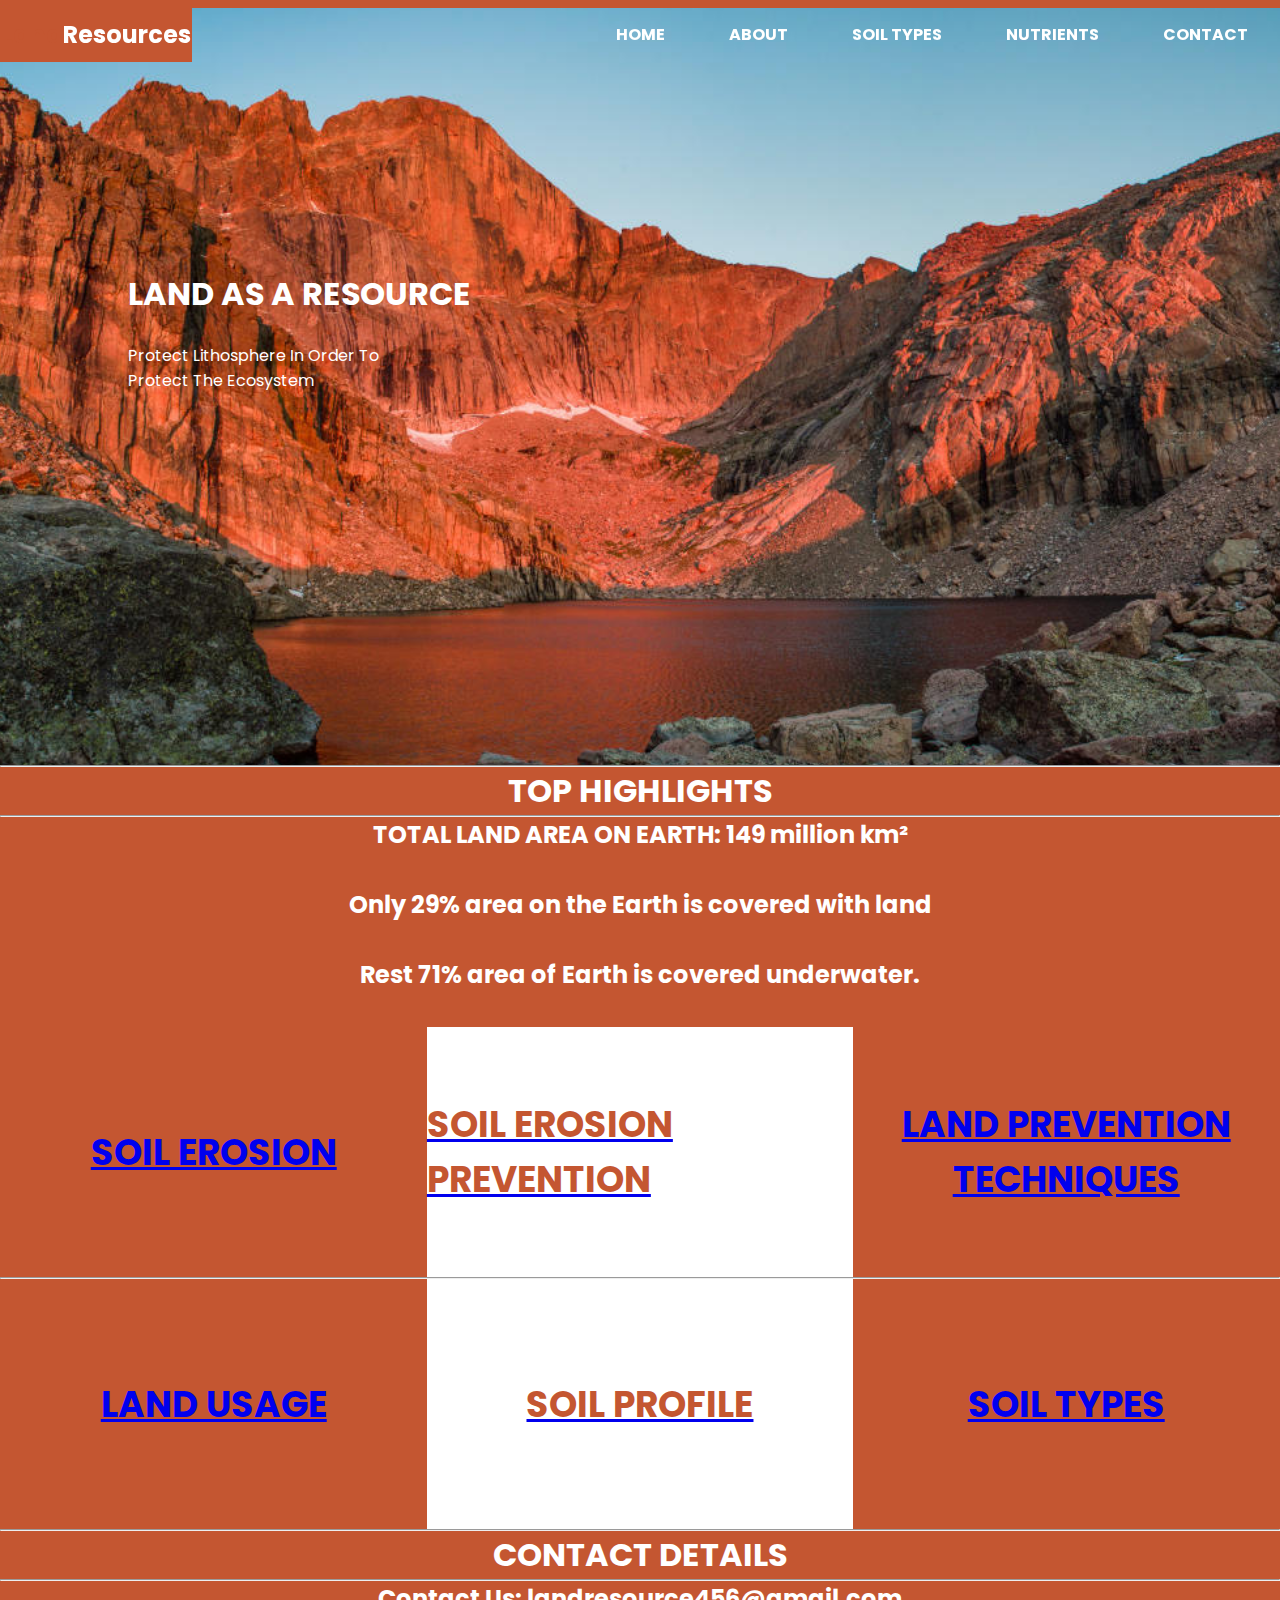
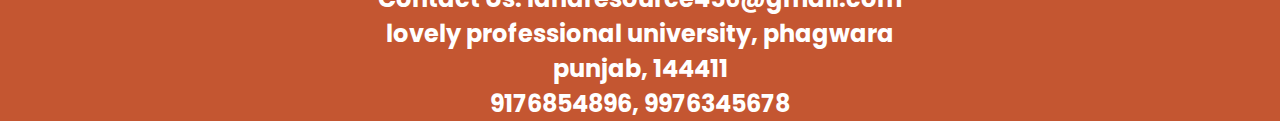
<file: INDEX.html>
<!DOCTYPE html>
<html>
<head>
	<meta charset="utf-8">
	<meta name="viewport" content="width=device-width, initial-scale=1">
	<title>LAND RESOURCES</title>
	<link rel="stylesheet" type="text/css" href="style.css">
	
</head>
<body>
	
	<header>
		<nav>
			<h2 class="logo"></h2>
			<ul>
				<a href="#"><li>Home</li></a>
				<a href="C:\Users\hp pc\Downloads\gym\gym\About Page.html"><li>About</li></a>
				<a href="#"><li>Soil Types</li></a>
				<a href="#"><li>Nutrients</li></a>
				<a type="text" onclick="alert('Contact Us: getfit456@gmail.com   , lovely professional university, phagwara punjab, 144411   9146598372, 9985625425')"><li>Contact</li></a>
			</ul>
		</nav>
		<div class="banner">
			<div class="intro">
				<h1>LAND AS A RESOURCE</h1>
				<br>
				<p>Protect Lithosphere In Order To Protect The Ecosystem</p>
				
			</div>
		</div>
	</header>
	<hr><h1><font color="white">
		<center>
			TOP HIGHLIGHTS
		</center>
		</font></h1><hr>
	<h2>
	<center><font color="white">
<p>TOTAL LAND AREA ON EARTH: 149 million km²
	<br><br>
	Only 29% area on the Earth is covered with land
	<br><br>
	Rest 71% area of Earth is covered underwater.
	

	<br><br>
</p>
</font></center>


	<div class="row">
		<div class="card" style="color: white; background: var(--primary-color);">
			<a href="erosion.html">
			<h2>SOIL EROSION</h2>
			</a>
			<p></p>
			
		</div>
		<div class="card" style="background: white;">
			<a href="erosion prevention.html">
			<h2 style="color: var(--primary-color);">Soil Erosion Prevention</h2>
			</a>
			<p style="color: var(--secondary-color);"></p>
			
		</div>
		<div class="card" style="color: white;background: var(--primary-color);">
			<a href="degradation.html">
			<h2>
				<center>
			Land Prevention Techniques
		</center>
			</h2>
			</a>
			<p></p>
			
		</div>
	</div>

	<hr>

	<div class="row">
		<div class="card" style="color: white; background: var(--primary-color);">
			<a href="land use.html">
			<h2>LAND USAGE</h2>
			</a>
			<p></p>
			
		</div>
		<div class="card" style="background: white;">
			<a href="land.html">
			<h2 style="color: var(--primary-color);">SOIL PROFILE</h2>
			</a>
			<p style="color: var(--secondary-color);"></p>
			
		</div>
		<div class="card" style="color: white;background: var(--primary-color);">
			<h2>
				<a href="soil types.html">
				SOIL TYPES
			</a>
			</h2>
			<p></p>
			
		</div>
	</div>

	<hr><h1><font color="white">
		<center>
			CONTACT DETAILS
		</center>
		</font></h1><hr>
	<h2>
	<center><font color="white">
<p>Contact Us: landresource456@gmail.com
	<br>
	lovely professional university, phagwara
	<br>
	punjab, 144411
	<br>
	9176854896, 9976345678
</p>
</font></center>
</h2>
</body>
</html>
</file>
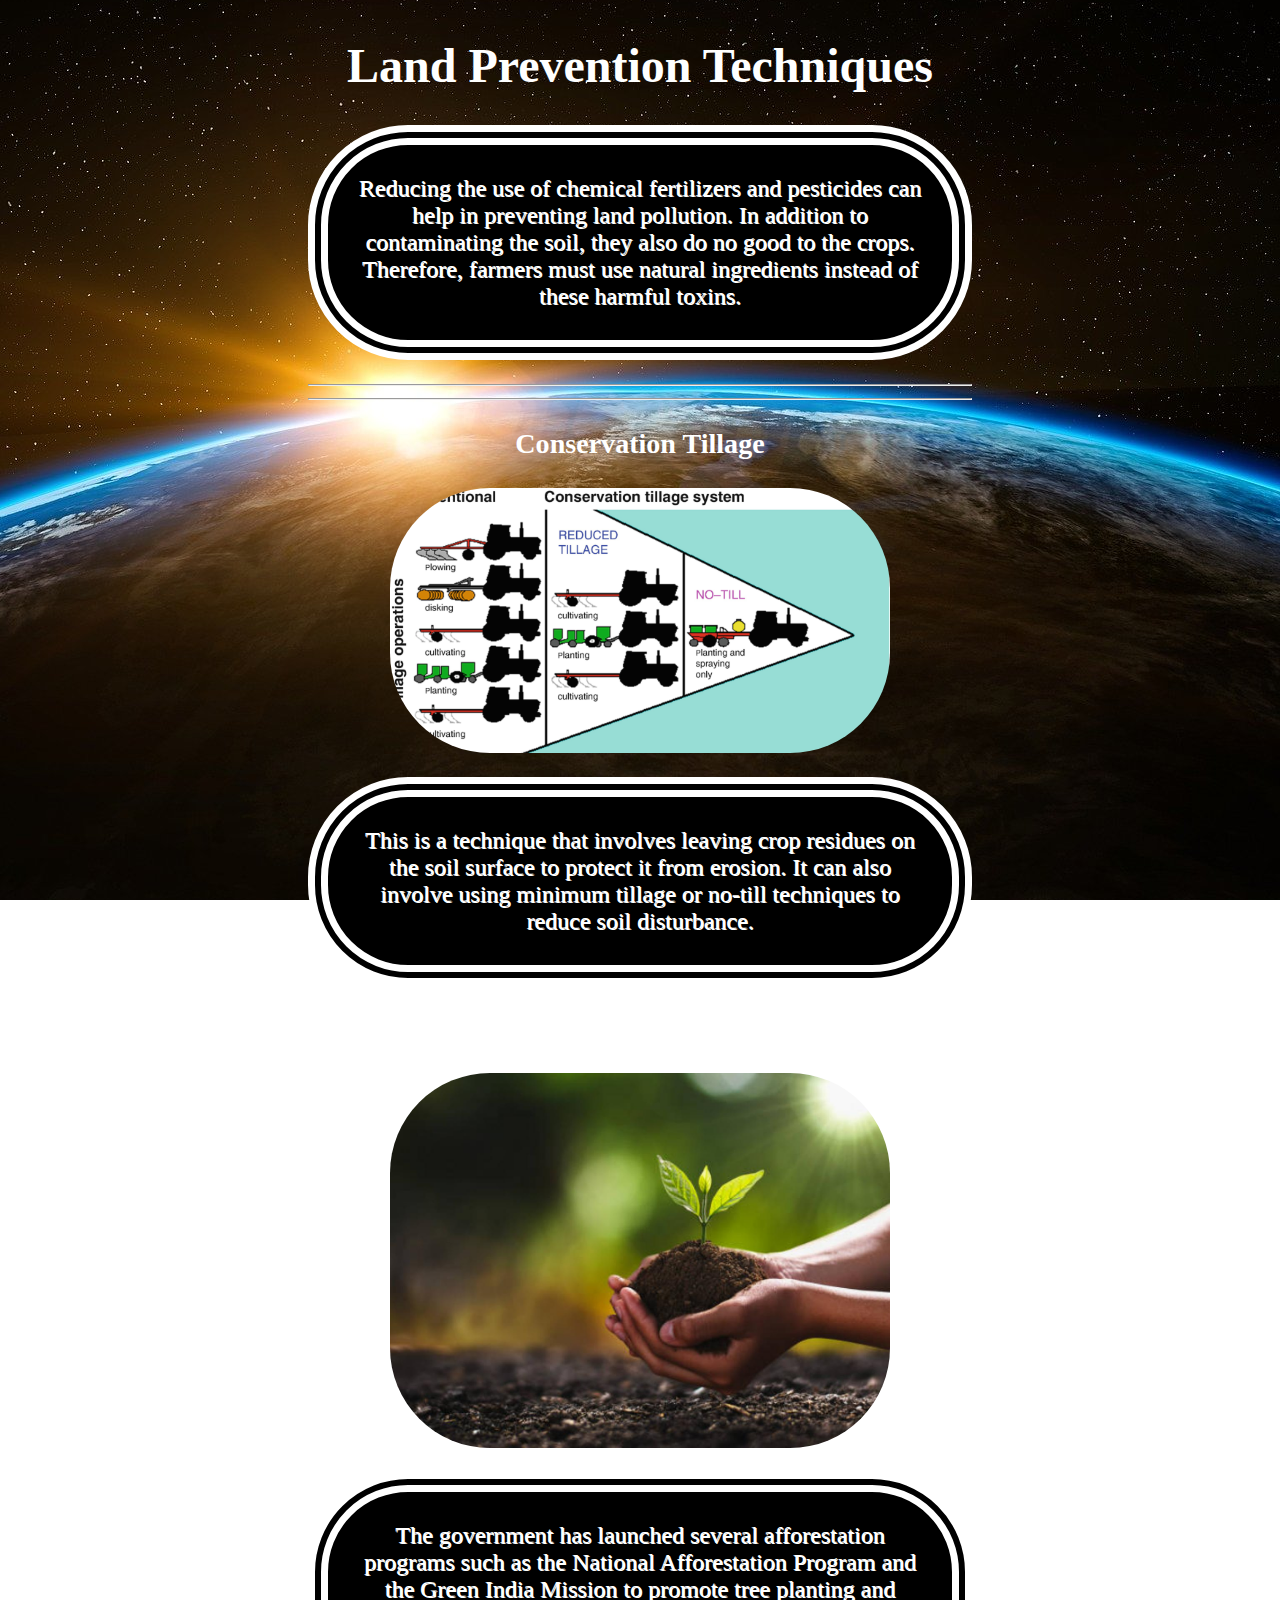
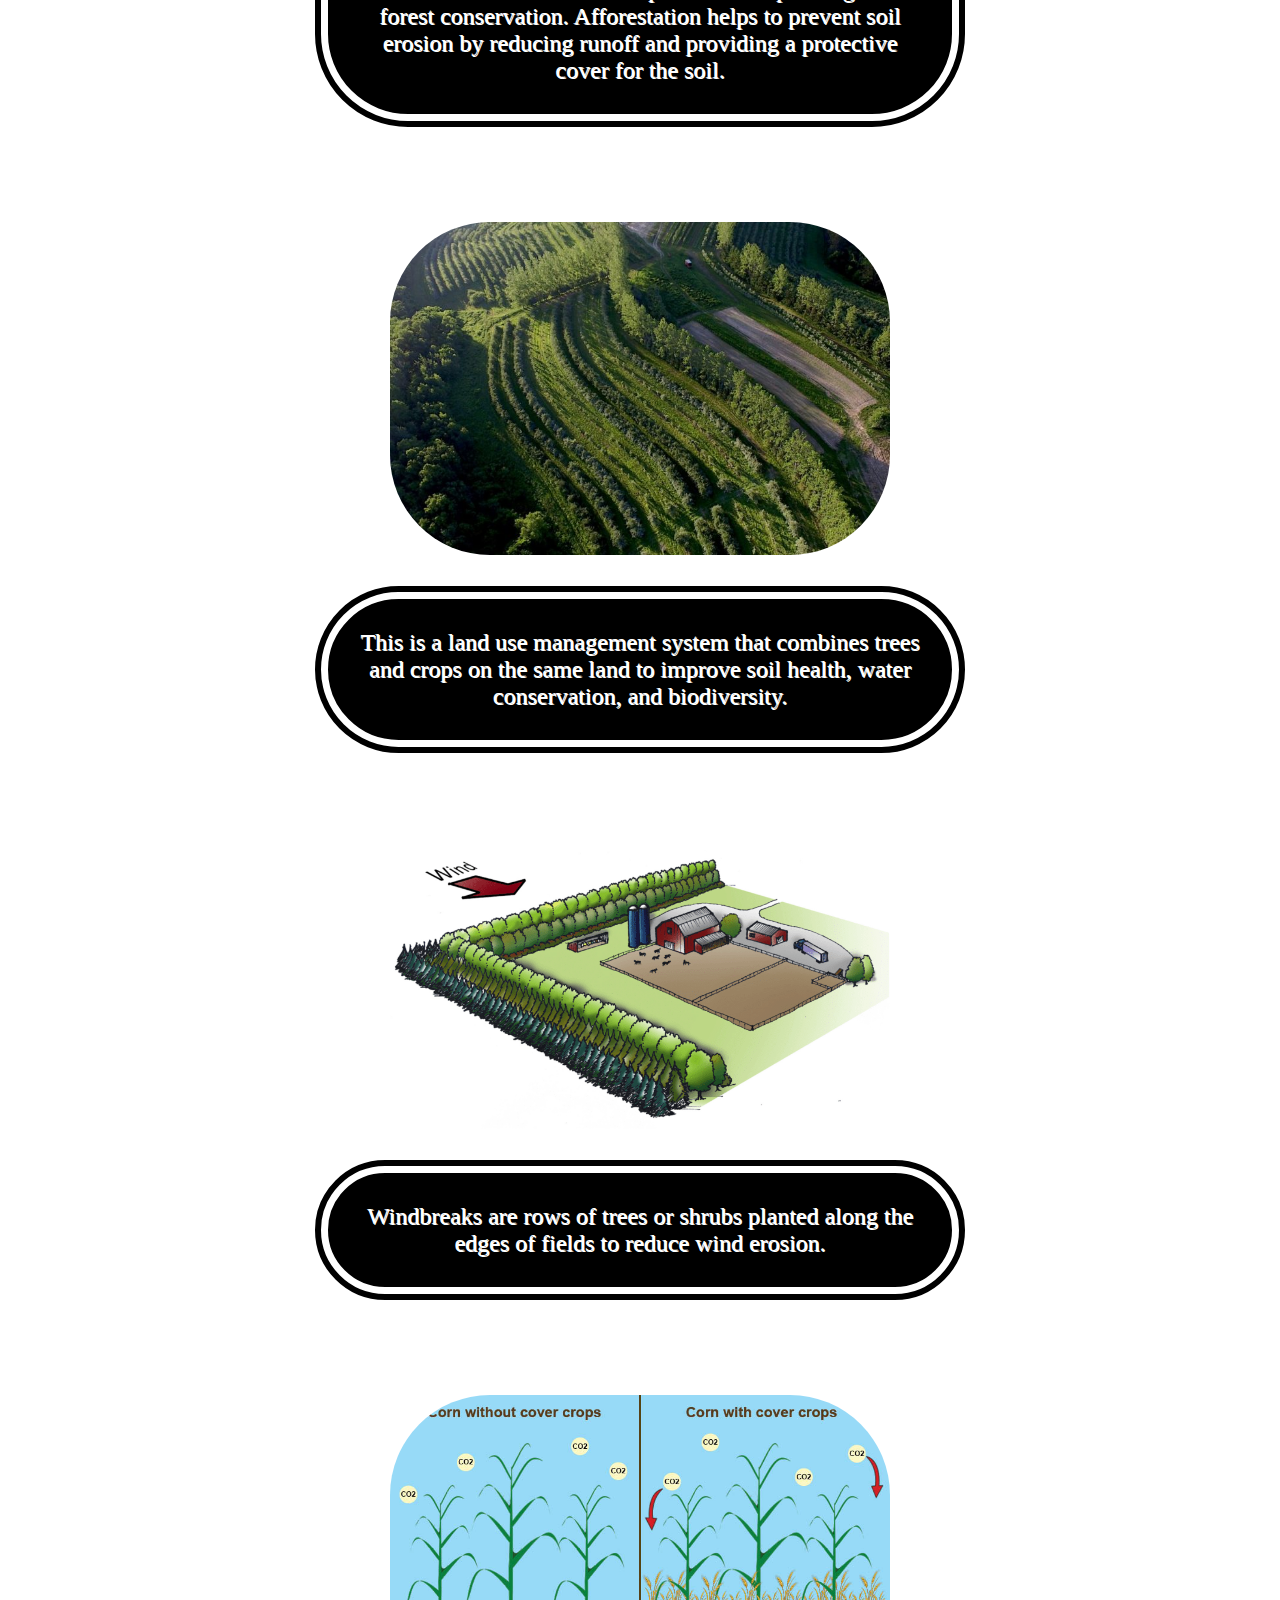
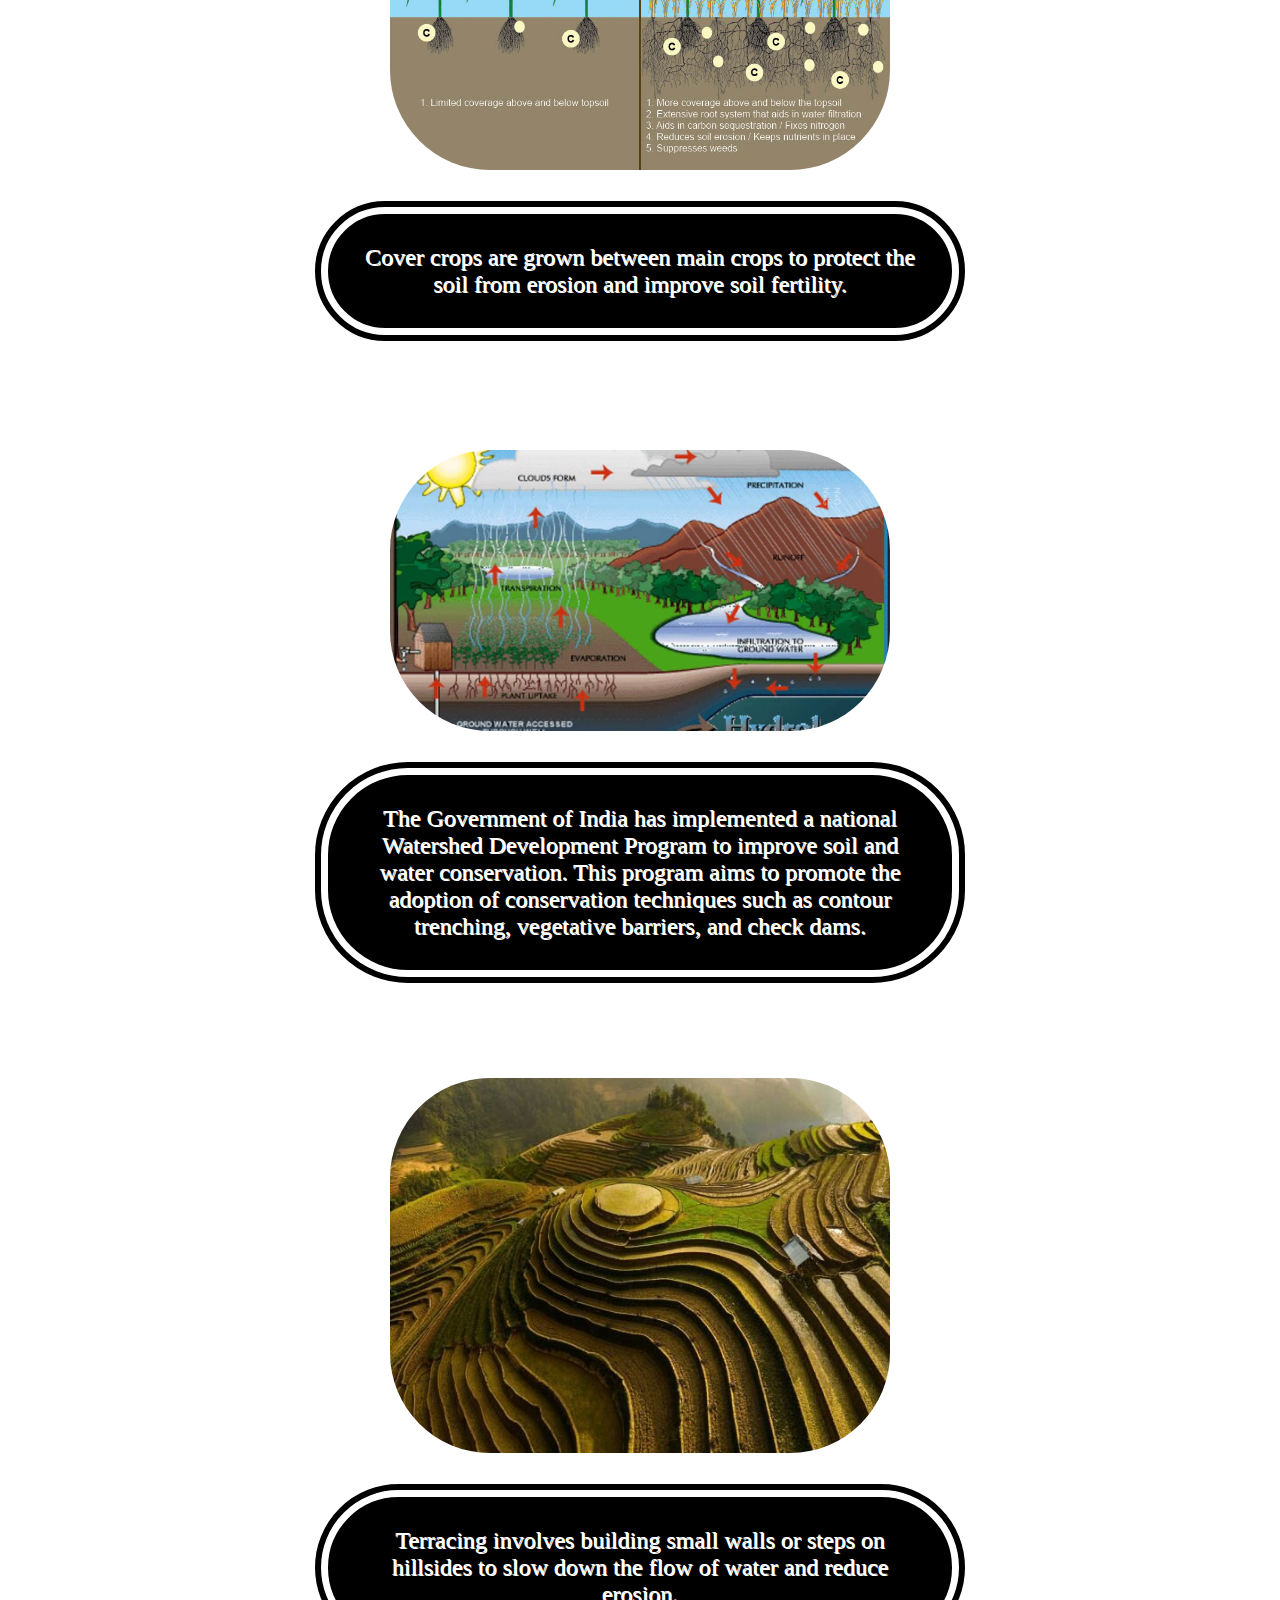
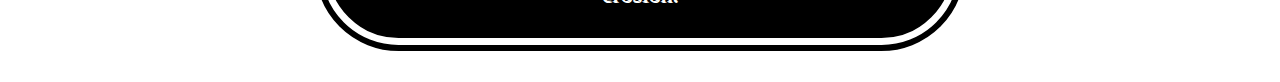
<file: degradation.html>
<html>
    <head>
        <title>
            Land Prevention Techniques
        </title>
    </head>
    <style>
        img{
        border-radius: 100px;
    }
    body
    {   
        font-size: 24;
        padding-top: 30px;
        background-image: url(earth-1756274_1920.jpg);
        background-position: center;
        background-attachment: fixed;
        padding-left: 300px;
        padding-right: 300px;
        border-radius: 100px;
    }
    p
    {
    padding-left: 30px ;
    padding-top: 30px;
    padding-right: 30px;
    padding-bottom: 30px ;
    text-shadow: 1px 1px white;
    border-style: double;
    border-color: white;
    border-width: 20px;
    background-color: black;
    border-radius: 100px;
    }
        </style>
    <body>
        
        <center>
            <font color="white">
        
        <h1>Land Prevention Techniques</h1>

        <p>
            Reducing the use of chemical fertilizers and pesticides can help in preventing land pollution. 
            In addition to contaminating the soil, they also do no good to the crops. Therefore, farmers must use 
            natural ingredients instead of these harmful toxins.

        </p>


<hr><hr>


<h3>Conservation Tillage</h3>
        
        <img src="tillage.gif" width="500">
       
        
       
        
        <p>
            This is a technique that involves leaving crop residues on the
soil surface to protect it from erosion. It can also involve using minimum tillage or
no-till techniques to reduce soil disturbance.

              </p>


              <h3>Afforestation</h3>
        
        <img src="afforestation.jpg" width="500">
       
        
       
        
        <p>
            The government has launched several afforestation programs such as
            the National Afforestation Program and the Green India Mission to promote tree
            planting and forest conservation. Afforestation helps to prevent soil erosion by
            reducing runoff and providing a protective cover for the soil.
              </p>
        
              <h3>Agroforesty</h3>
        
              <img src="agroforesty.jpg" width="500">
             
              
             
              
              <p>
                This is a land use management system that combines trees and crops
on the same land to improve soil health, water conservation, and biodiversity.
                    </p>
              
                    <h3>Wild Breaks</h3>
        
                    <img src="wildbreaks.png" width="500">
                   
                    
                   
                    
                    <p>
                        Windbreaks are rows of trees or shrubs planted along the edges of
                        fields to reduce wind erosion.
                          </p>
                    

                          <h3>Cover Crops</h3>
        
                    <img src="covercrops.jpg" width="500">
                   
                    
                   
                    
                    <p>Cover crops are grown between main crops to protect the soil from
                        erosion and improve soil fertility.
                          </p>



                          <h2>Watershed Development</h2>
                          <img src="watershed.jpg" width="500">

                          <p>
                            The Government of India has implemented a national
Watershed Development Program to improve soil and water conservation. This
program aims to promote the adoption of conservation techniques such as contour
trenching, vegetative barriers, and check dams.
                          </p>


                          <h3>Terracing</h3>
        
                          <img src="terrace farming.jpg" width="500">
                         
                          
                         
                          
                          <p>
                            Terracing involves building small walls or steps on hillsides to slow down
the flow of water and reduce erosion.

                                </p>
                          

                               

        </center>
        </font>
        </body>
</html>
</file>
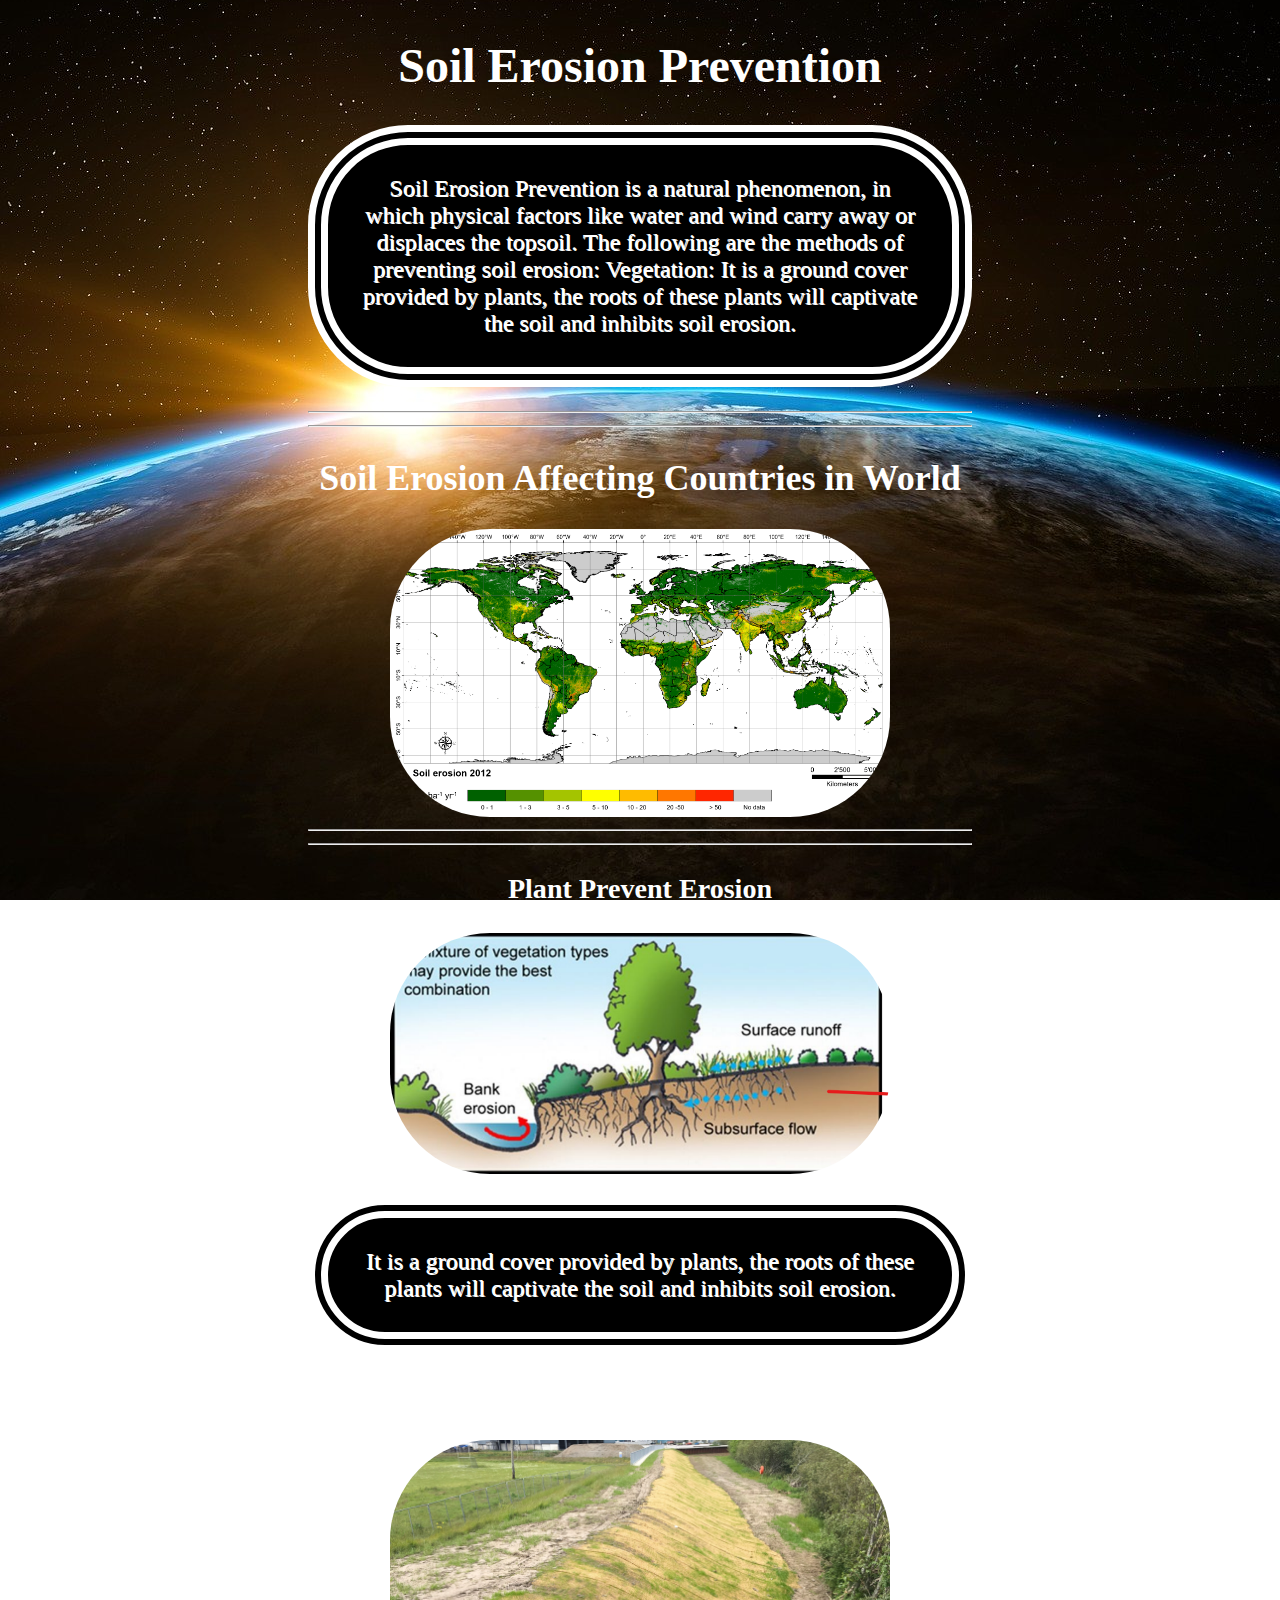
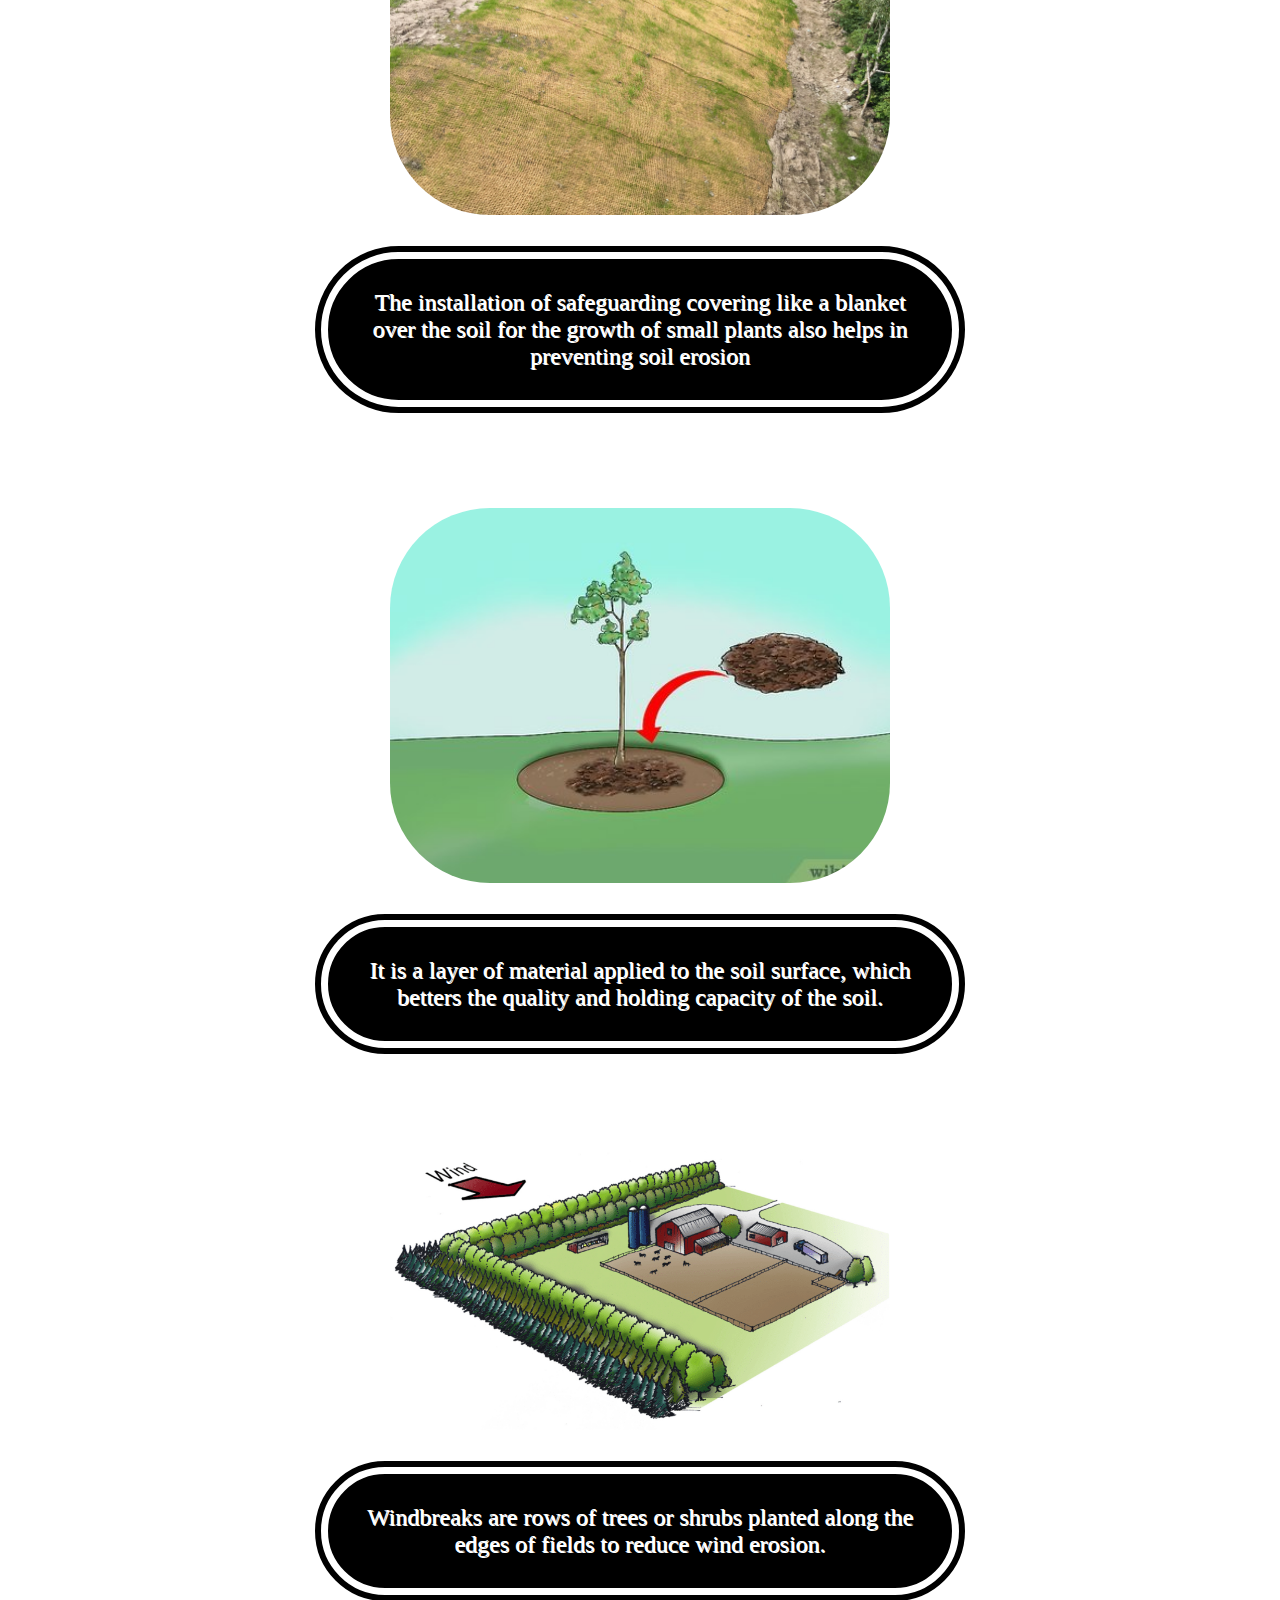
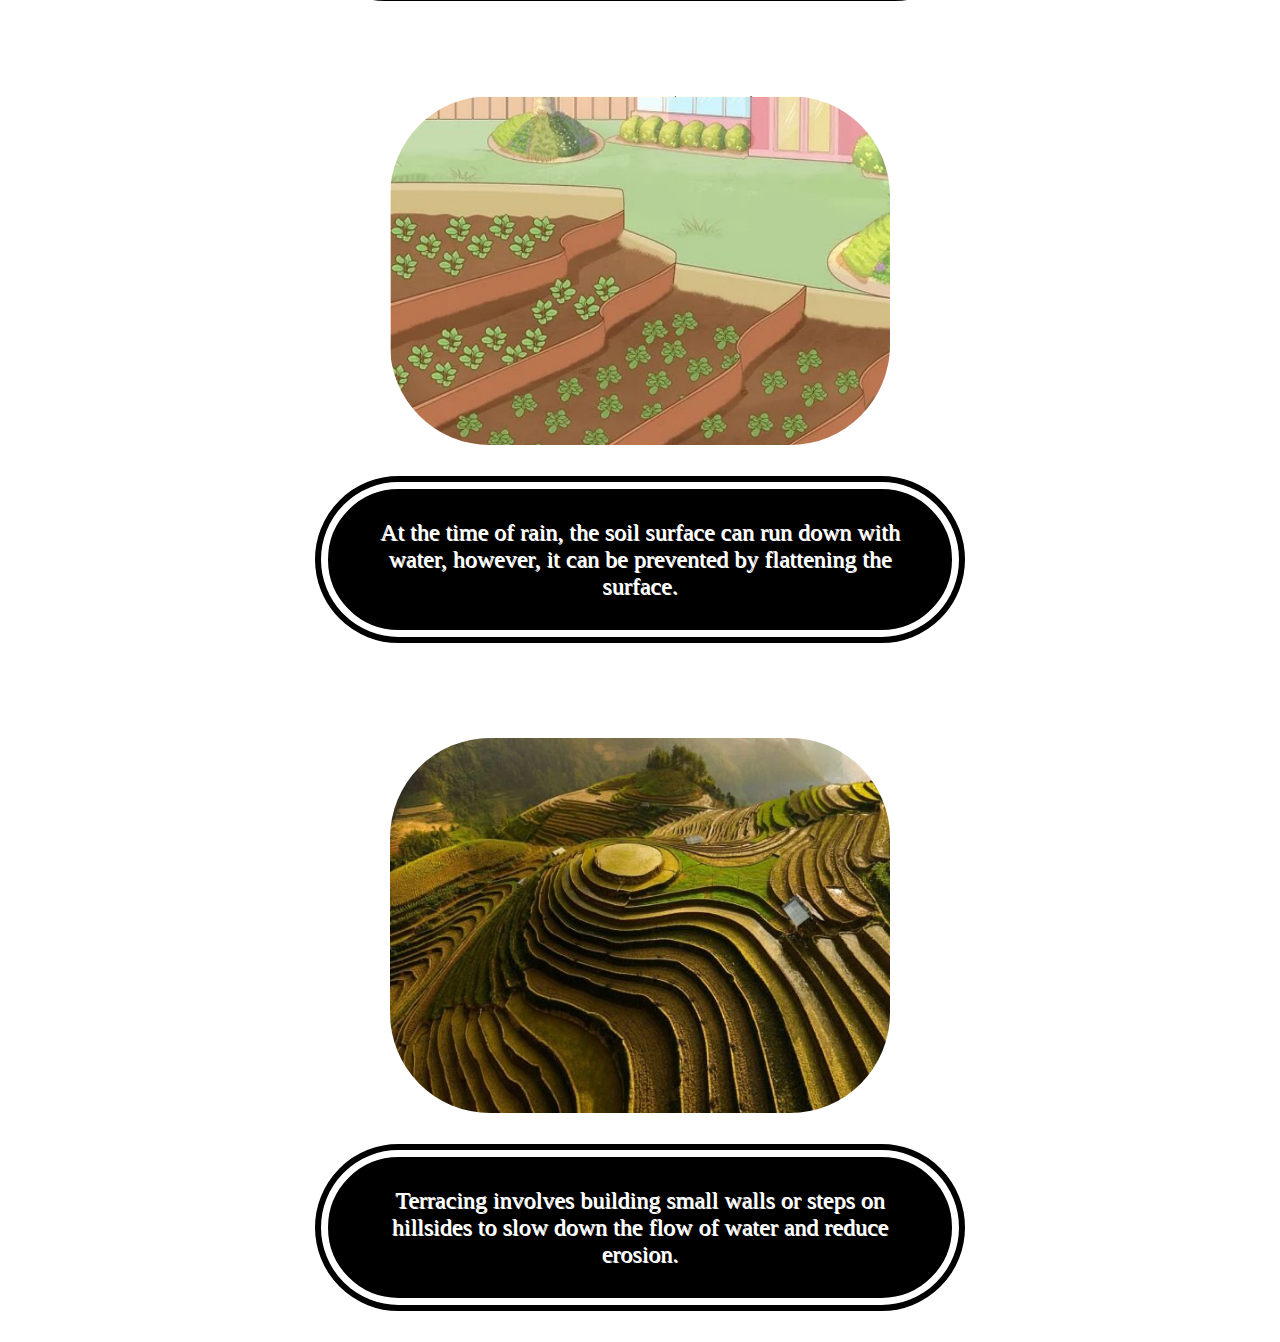
<file: erosion prevention.html>
<html>
    <head>
        <title>
           erosion Prevention
        </title>
    </head>
    <style>
        img{
        border-radius: 100px;
    }
    body
    {   
        font-size: 24;
        padding-top: 30px;
        background-image: url(earth-1756274_1920.jpg);
        background-position: center;
        background-attachment: fixed;
        padding-left: 300px;
        padding-right: 300px;
        border-radius: 100px;
    }
    p
    {
    padding-left: 30px ;
    padding-top: 30px;
    padding-right: 30px;
    padding-bottom: 30px ;
    text-shadow: 1px 1px white;
    border-style: double;
    border-color: white;
    border-width: 20px;
    background-color: black;
    border-radius: 100px;
    }
        </style>
    <body>
        
        <center>
            <font color="white">
        
        <h1>Soil Erosion Prevention</h1>

        <p>
            Soil Erosion Prevention is a natural phenomenon, in which physical factors like water and wind carry away or displaces the topsoil.
             The following are the methods of preventing soil erosion: Vegetation: It is a ground cover provided by plants, the roots 
             of these plants will captivate the soil and inhibits soil erosion.
        </p>


<hr><hr>

<h2>Soil Erosion Affecting Countries in World</h2>
                          <img src="soil erosion.png" width="500">

                    



<hr><hr>


<h3>Plant Prevent Erosion</h3>
        
        <img src="plant prevent erosion.png" width="500">
       
        
       
        
        <p>
            It is a ground cover provided by plants, the roots of these plants will
            captivate the soil and inhibits soil erosion.
              </p>


              <h3>Matting Of Soil</h3>
        
        <img src="matting soil.png" width="500">
       
        
       
        
        <p>
            The installation of safeguarding covering like a blanket over the
            soil for the growth of small plants also helps in preventing soil erosion
              </p>
        
              <h3>Application Of Mulches</h3>
        
              <img src="nutch soil.png" width="500">
             
              
             
              
              <p>
                It is a layer of material applied to the soil surface, which
                betters the quality and holding capacity of the soil.
                    </p>
              
                    <h3>Windbreakers</h3>
        
                    <img src="wildbreaks.png" width="500">
                   
                    
                   
                    
                    <p>
                        Windbreaks are rows of trees or shrubs planted along the edges of
                        fields to reduce wind erosion.
                          </p>
                    

                          <h3>Turning A Slope Area Into A Flat Surface</h3>
        
                    <img src="turn  slope in flat.png" width="500">
                   
                    
                   
                    
                    <p>At the time of rain, the soil surface can
                        run down with water, however, it can be prevented by flattening the surface.
                        
                          </p>



                          


                          <h3>Terracing</h3>
        
                          <img src="terrace farming.jpg" width="500">
                         
                          
                         
                          
                          <p>
                            Terracing involves building small walls or steps on hillsides to slow down
the flow of water and reduce erosion.

                                </p>
                          

                               

        </center>
        </font>
        </body>
</html>
</file>
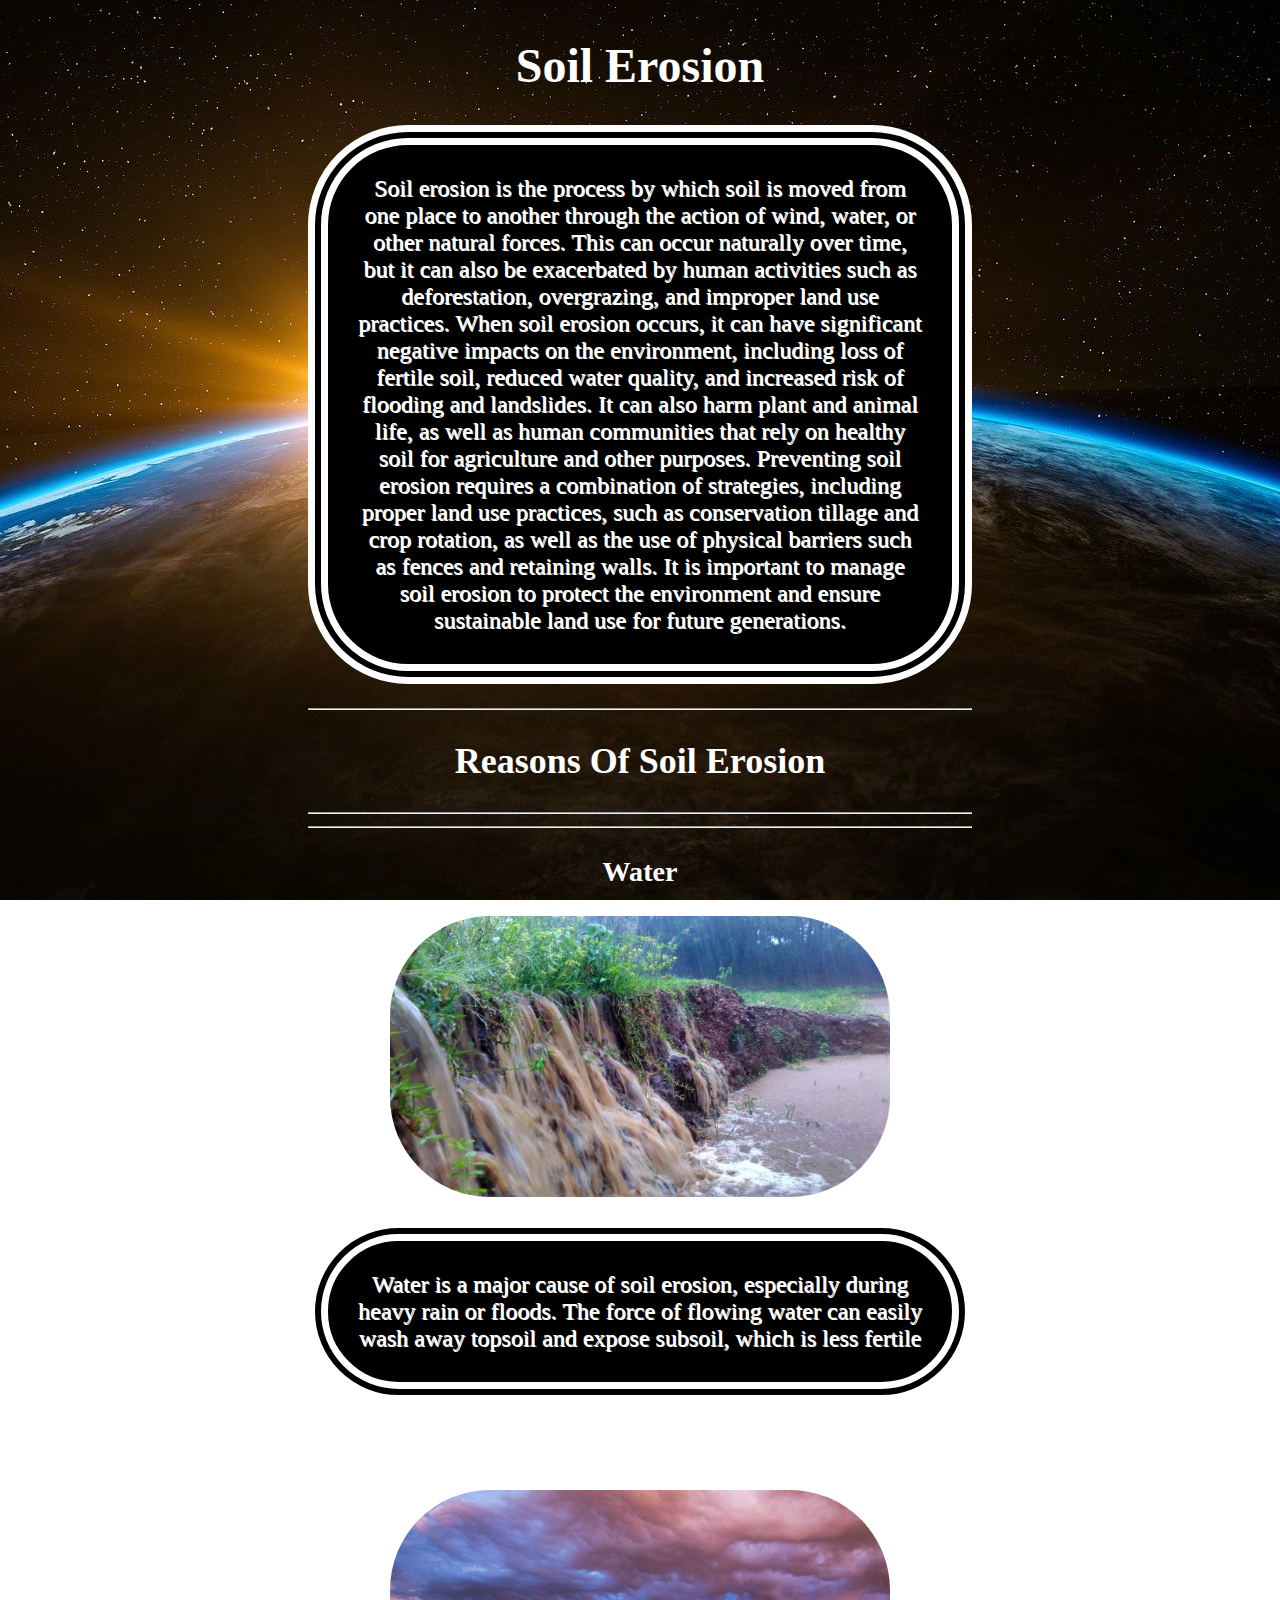
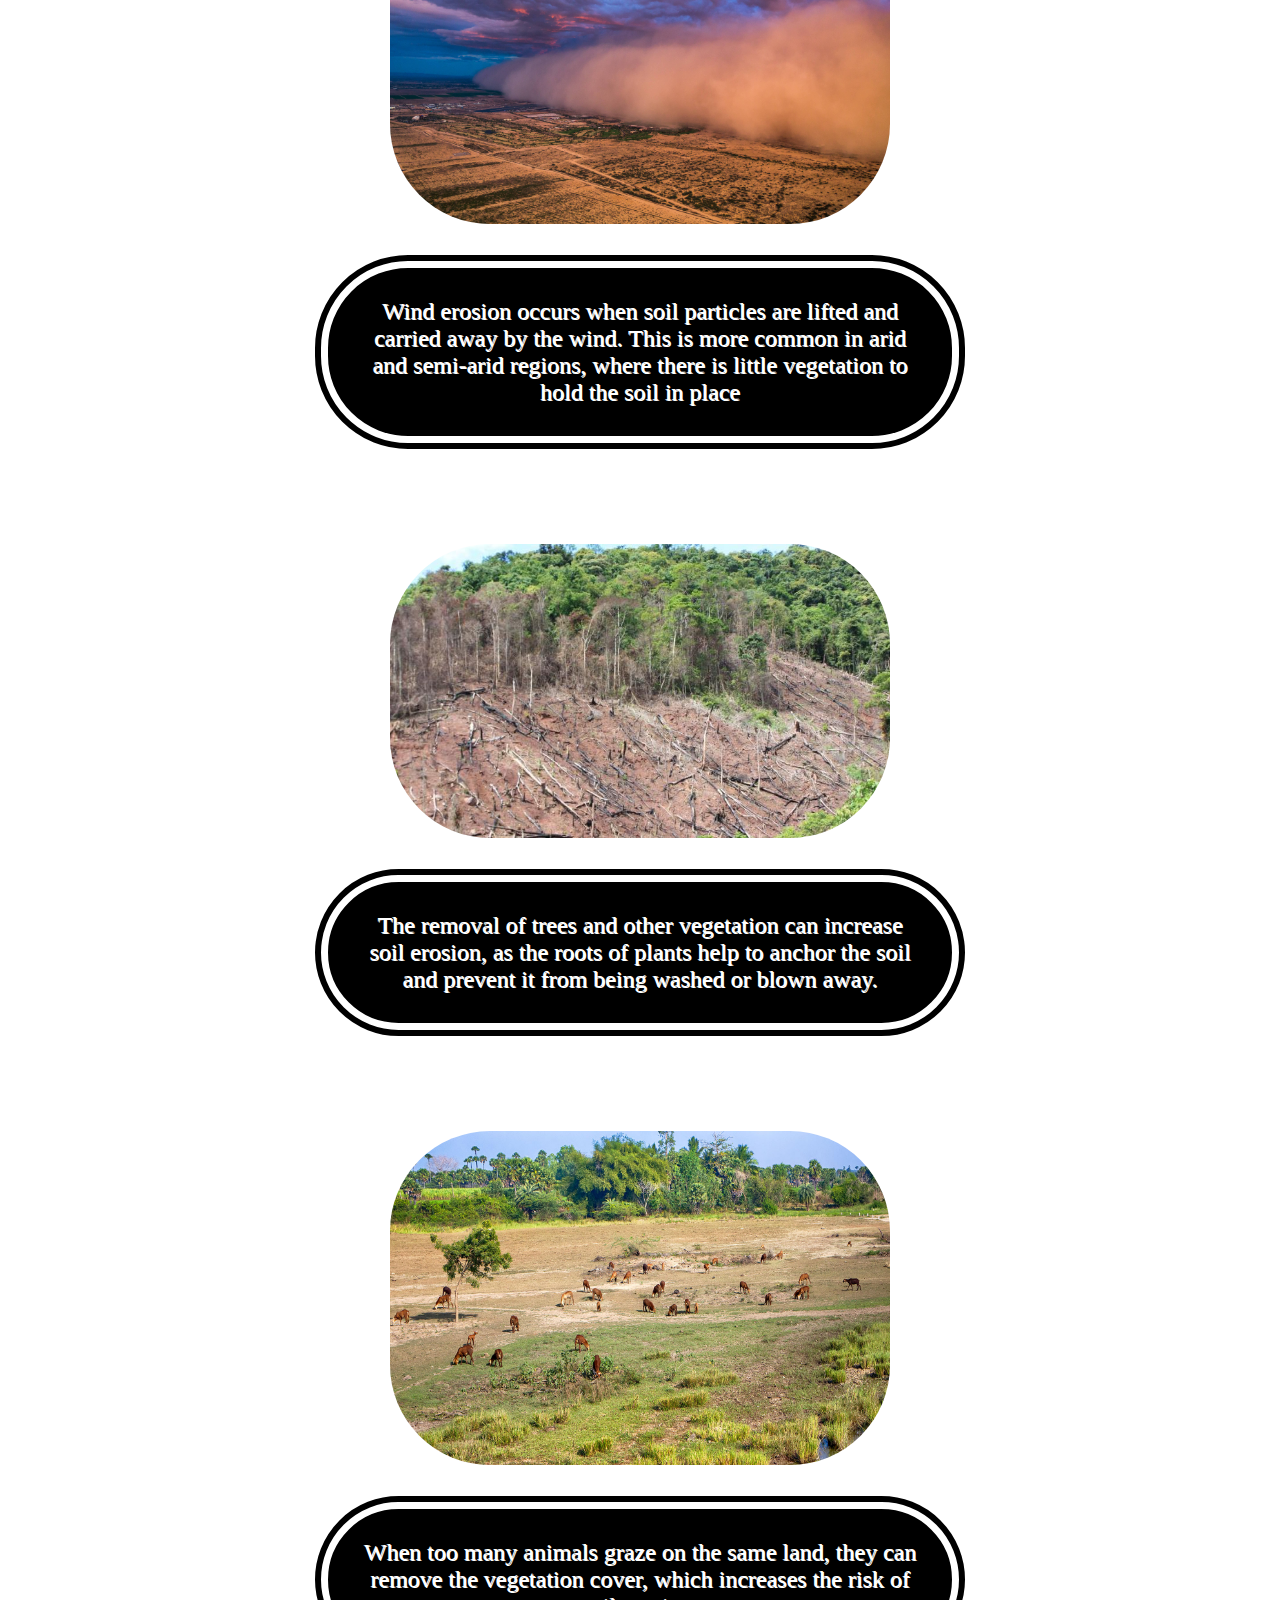
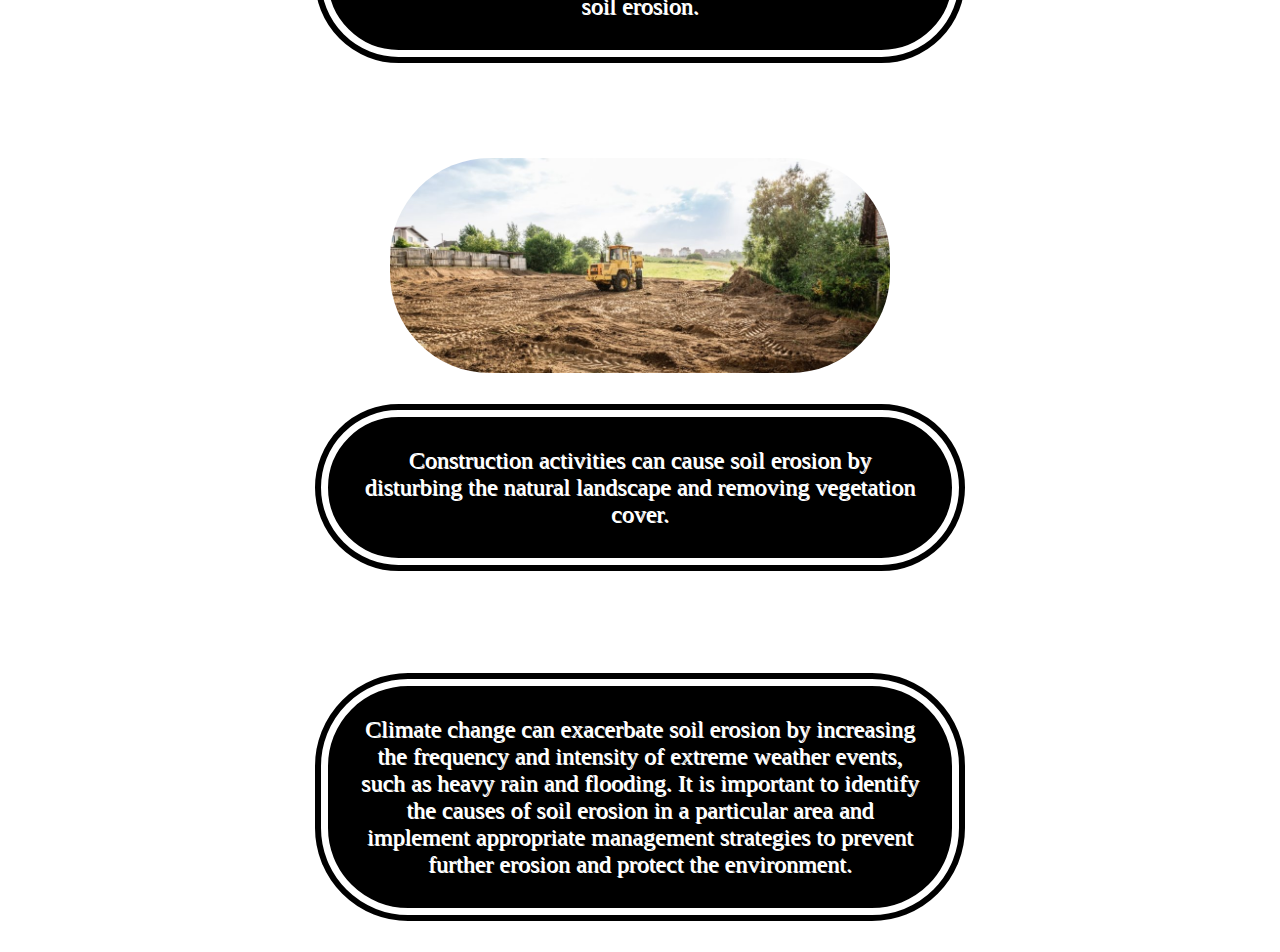
<file: erosion.html>
<html>
    <head>
        <title>
            Land Prevention Techniques
        </title>
    </head>
    <style>
        img{
        border-radius: 100px;
    }
    body
    {   
        font-size: 24;
        padding-top: 30px;
        background-image: url(earth-1756274_1920.jpg);
        background-position: center;
        background-attachment: fixed;
        padding-left: 300px;
        padding-right: 300px;
        border-radius: 100px;
    }
    p
    {
    padding-left: 30px ;
    padding-top: 30px;
    padding-right: 30px;
    padding-bottom: 30px ;
    text-shadow: 1px 1px white;
    border-style: double;
    border-color: white;
    border-width: 20px;
    background-color: black;
    border-radius: 100px;
    }
        </style>
    <body>
        
        <center>
            <font color="white">
        
        <h1>Soil Erosion</h1>

        <p>
            Soil erosion is the process by which soil is moved from one place to another
            through the action of wind, water, or other natural forces. This can occur naturally
            over time, but it can also be exacerbated by human activities such as deforestation,
            overgrazing, and improper land use practices.
            When soil erosion occurs, it can have significant negative impacts on the
            environment, including loss of fertile soil, reduced water quality, and increased risk
            of flooding and landslides. It can also harm plant and animal life, as well as human
            communities that rely on healthy soil for agriculture and other purposes.
            Preventing soil erosion requires a combination of strategies, including proper land
            use practices, such as conservation tillage and crop rotation, as well as the use of
            physical barriers such as fences and retaining walls. It is important to manage soil
            erosion to protect the environment and ensure sustainable land use for future
            generations.

        </p>

<hr>

<h2>
    Reasons Of Soil Erosion
</h2>

<hr><hr>


<h3>Water</h3>
        
        <img src="erosion wate.jpg" width="500">
       
        
       
        
        <p>
            Water is a major cause of soil erosion, especially during heavy rain or floods.
            The force of flowing water can easily wash away topsoil and expose subsoil, which
            is less fertile
              </p>


              <h3>Wind</h3>
        
        <img src="erosion wind.jpg" width="500">
       
        
       
        
        <p>
            Wind erosion occurs when soil particles are lifted and carried away by the
wind. This is more common in arid and semi-arid regions, where there is little
vegetation to hold the soil in place
              </p>
        
              <h3>Deforestation</h3>
        
              <img src="erosion deforestation.jpg" width="500">
             
              
             
              
              <p>
                The removal of trees and other vegetation can increase soil erosion,
                as the roots of plants help to anchor the soil and prevent it from being washed or
                blown away.
                    </p>
              
                    <h3>Overgrazing</h3>
        
                    <img src="erosion overgrazing.jpg" width="500">
                   
                    
                   
                    
                    <p>
                        When too many animals graze on the same land, they can remove the vegetation cover, which
increases the risk of soil erosion.
                          </p>
                    

                          <h3>Construction Activities</h3>
        
                    <img src="erosion construction.jpg" width="500">
                   
                    
                   
                    
                    <p>Construction activities can cause soil erosion by disturbing
                        the natural landscape and removing vegetation cover.
                          </p>


                          <h3>Climate Change</h3>
                    <p>Climate change can exacerbate soil erosion by increasing the
                        frequency and intensity of extreme weather events, such as heavy rain and flooding.
                        It is important to identify the causes of soil erosion in a particular area and
                        implement appropriate management strategies to prevent further erosion and
                        protect the environment.
                          </p>


                         
                          

                               

        </center>
        </font>
        </body>
</html>
</file>
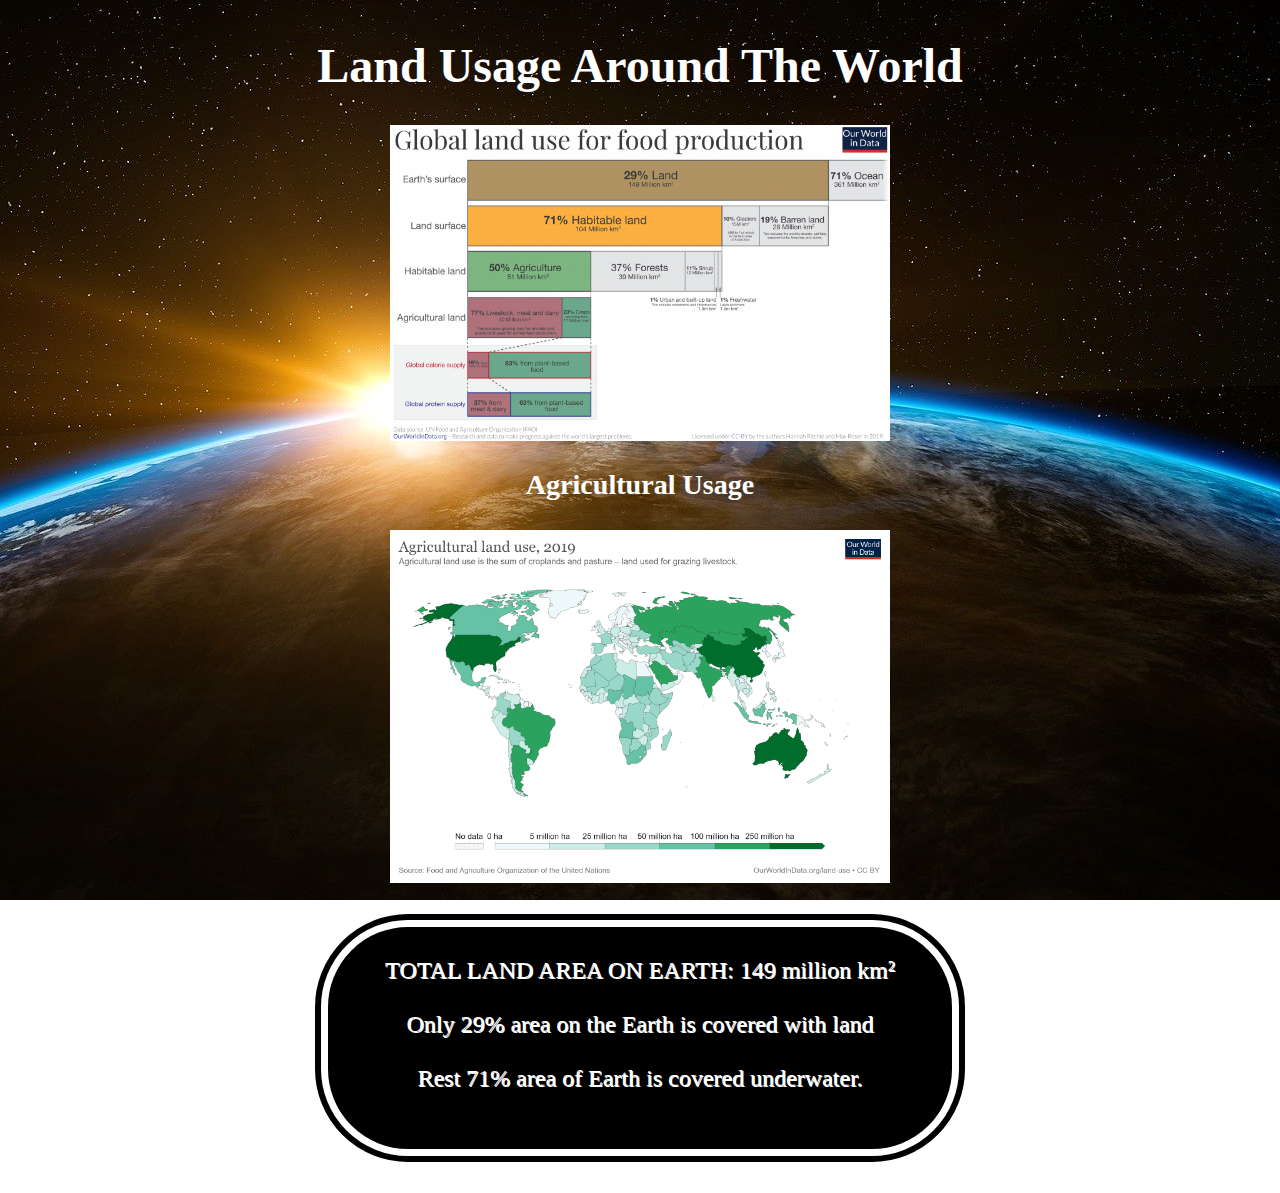
<file: land use.html>
<html>
    <head>
        <title>
            Land Prevention Techniques
        </title>
    </head>
    <style>
       
    body
    {   
        font-size: 24;
        padding-top: 30px;
        background-image: url(earth-1756274_1920.jpg);
        background-position: center;
        background-attachment: fixed;
        padding-left: 300px;
        padding-right: 300px;
        border-radius: 100px;
    }
    p
    {
    padding-left: 30px ;
    padding-top: 30px;
    padding-right: 30px;
    padding-bottom: 30px ;
    text-shadow: 1px 1px white;
    border-style: double;
    border-color: white;
    border-width: 20px;
    background-color: black;
    border-radius: 100px;
    }
        </style>
    <body>
        
        <center>
            <font color="white">
        
        <h1>Land Usage Around The World</h1>
        
        <img src="land usage.png" width="500">
       
        



              <h3>Agricultural Usage</h3>
        
        <img src="agricultural-land.png" width="500">

        <center><font color="white">
            <p>TOTAL LAND AREA ON EARTH: 149 million km²
                <br><br>
                Only 29% area on the Earth is covered with land
                <br><br>
                Rest 71% area of Earth is covered underwater.
                
            
                <br><br>
            </p>
            </font></center>
            

        </center>
        </font>
        </body>
</html>
</file>
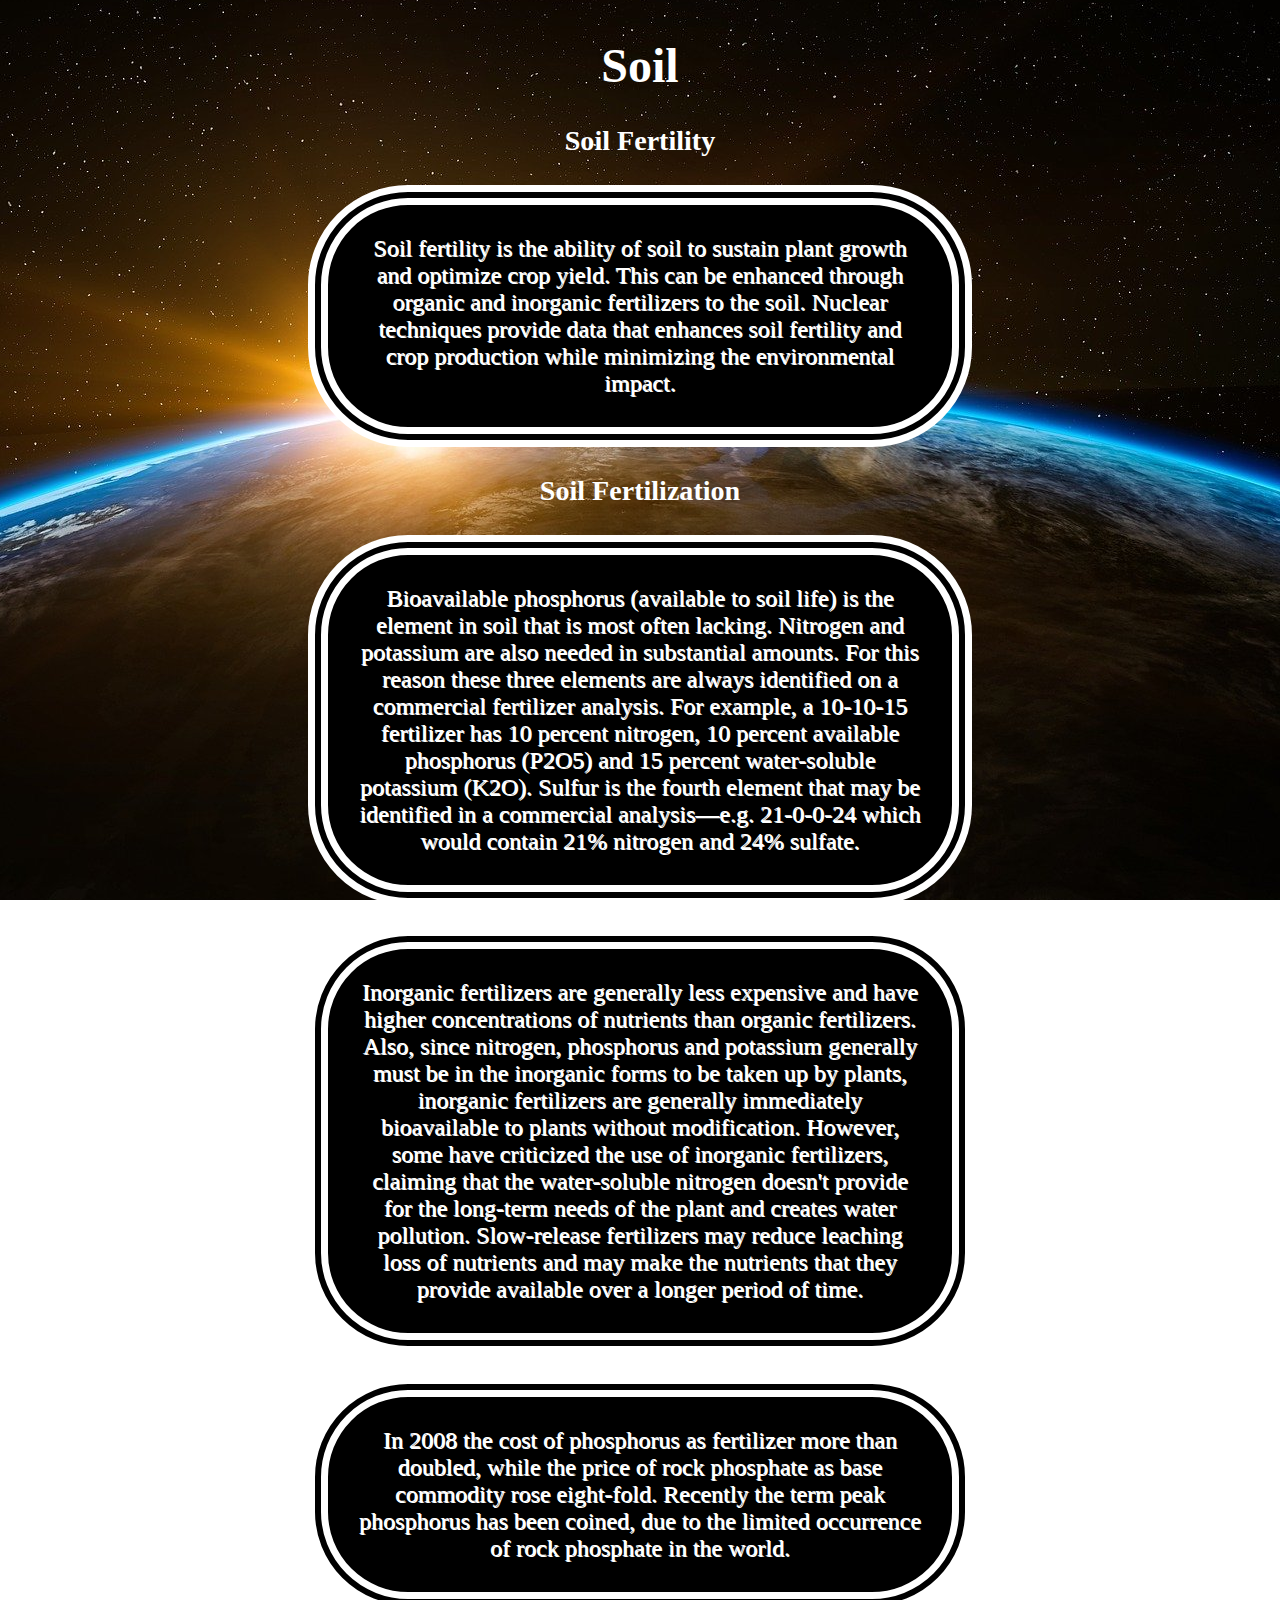
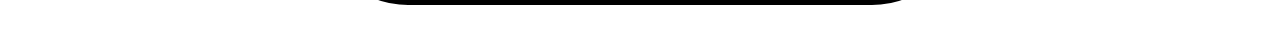
<file: land.html>
<html>
    <head>
        <title>
            soil erosion
        </title>
    </head>
    <style>
        img{
        border-radius: 100px;
    }
    body
    {   
        font-size: 24;
        padding-top: 30px;
        background-image: url(earth-1756274_1920.jpg);
        background-position: center;
        background-attachment: fixed;
        padding-left: 300px;
        padding-right: 300px;
        border-radius: 100px;
    }
    p
    {
    padding-left: 30px ;
    padding-top: 30px;
    padding-right: 30px;
    padding-bottom: 30px ;
    text-shadow: 1px 1px white;
    border-style: double;
    border-color: white;
    border-width: 20px;
    background-color: black;
    border-radius: 100px;
    }
        </style>
    <body>
        
        <center>
            <font color="white">
        
       <h1>
        Soil
       </h1>


<h3>Soil Fertility</h3>
        <p>
            Soil fertility is the ability of soil to sustain plant growth and optimize crop yield.
             This can be enhanced through organic and inorganic fertilizers to the soil. Nuclear
              techniques provide data that enhances soil fertility and crop production while minimizing the environmental impact.

              </p>


              <h3>Soil Fertilization</h3>
                  <p>
                    Bioavailable phosphorus (available to soil life) is the element in soil that is most often lacking.
                     Nitrogen and potassium are also needed in substantial amounts. For this reason these three elements are 
                     always identified on a commercial fertilizer analysis. For example, a 10-10-15 fertilizer has 10 percent nitrogen,
                      10 percent available phosphorus (P2O5) and 15 percent water-soluble potassium (K2O). Sulfur is the fourth element
                       that may be identified in a commercial analysis—e.g. 21-0-0-24 which would contain 21% nitrogen and 24% sulfate.
                    
              </p>
              <p>
                Inorganic fertilizers are generally less expensive and have higher concentrations of nutrients than organic fertilizers. 
                Also, since nitrogen, phosphorus and potassium generally must be in the inorganic forms to be taken up by plants, inorganic
                 fertilizers are generally immediately bioavailable to plants without modification. However, some have criticized the use of
                  inorganic fertilizers, claiming that the water-soluble nitrogen doesn't provide for the long-term needs of the plant
                   and creates water pollution. Slow-release fertilizers may reduce leaching loss of nutrients and may make the 
                   nutrients that they provide available over a longer period of time.
              </p>
        
              <p>
                In 2008 the cost of phosphorus as fertilizer more than doubled, while the price of rock phosphate as base
                 commodity rose eight-fold. Recently the term peak phosphorus has been coined, due to the limited occurrence
                  of rock phosphate in the world.

              </p>
             
              
             
              
              
        </center>
        </font>
        </body>
</html>
</file>
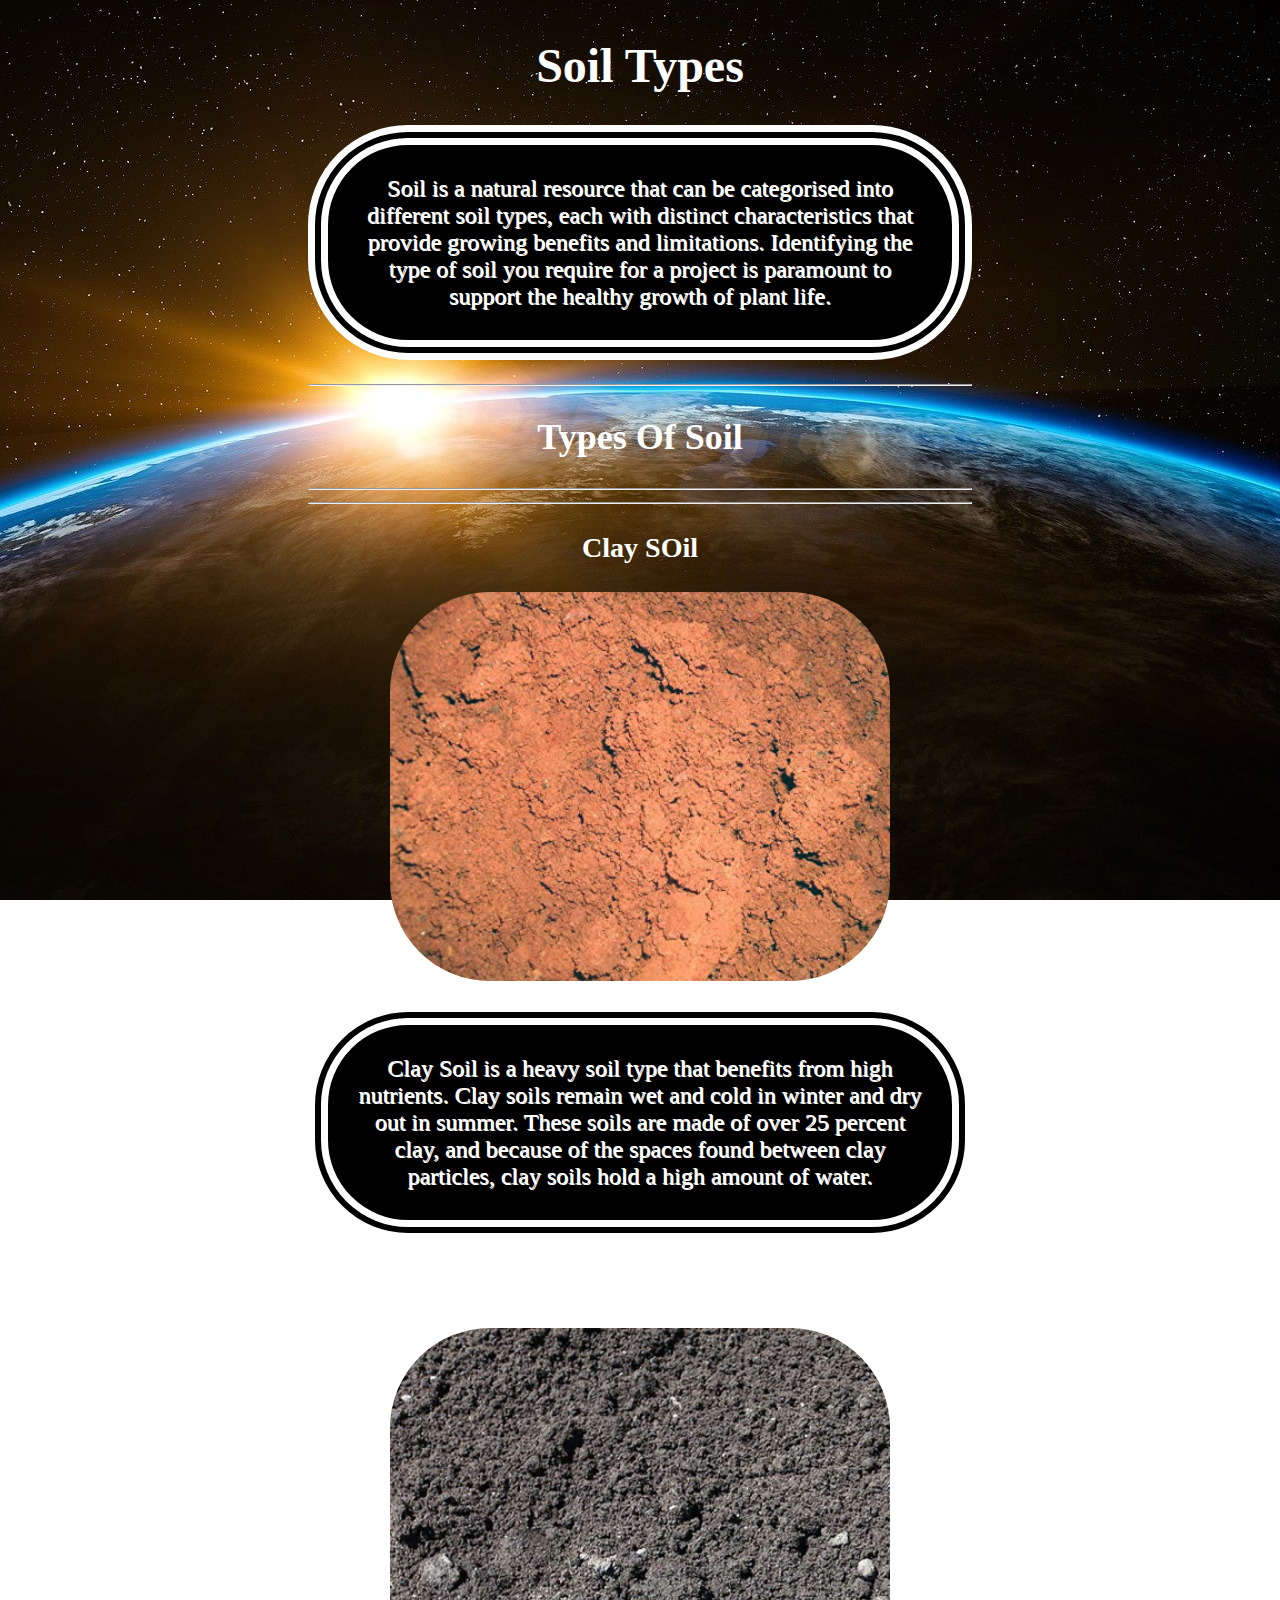
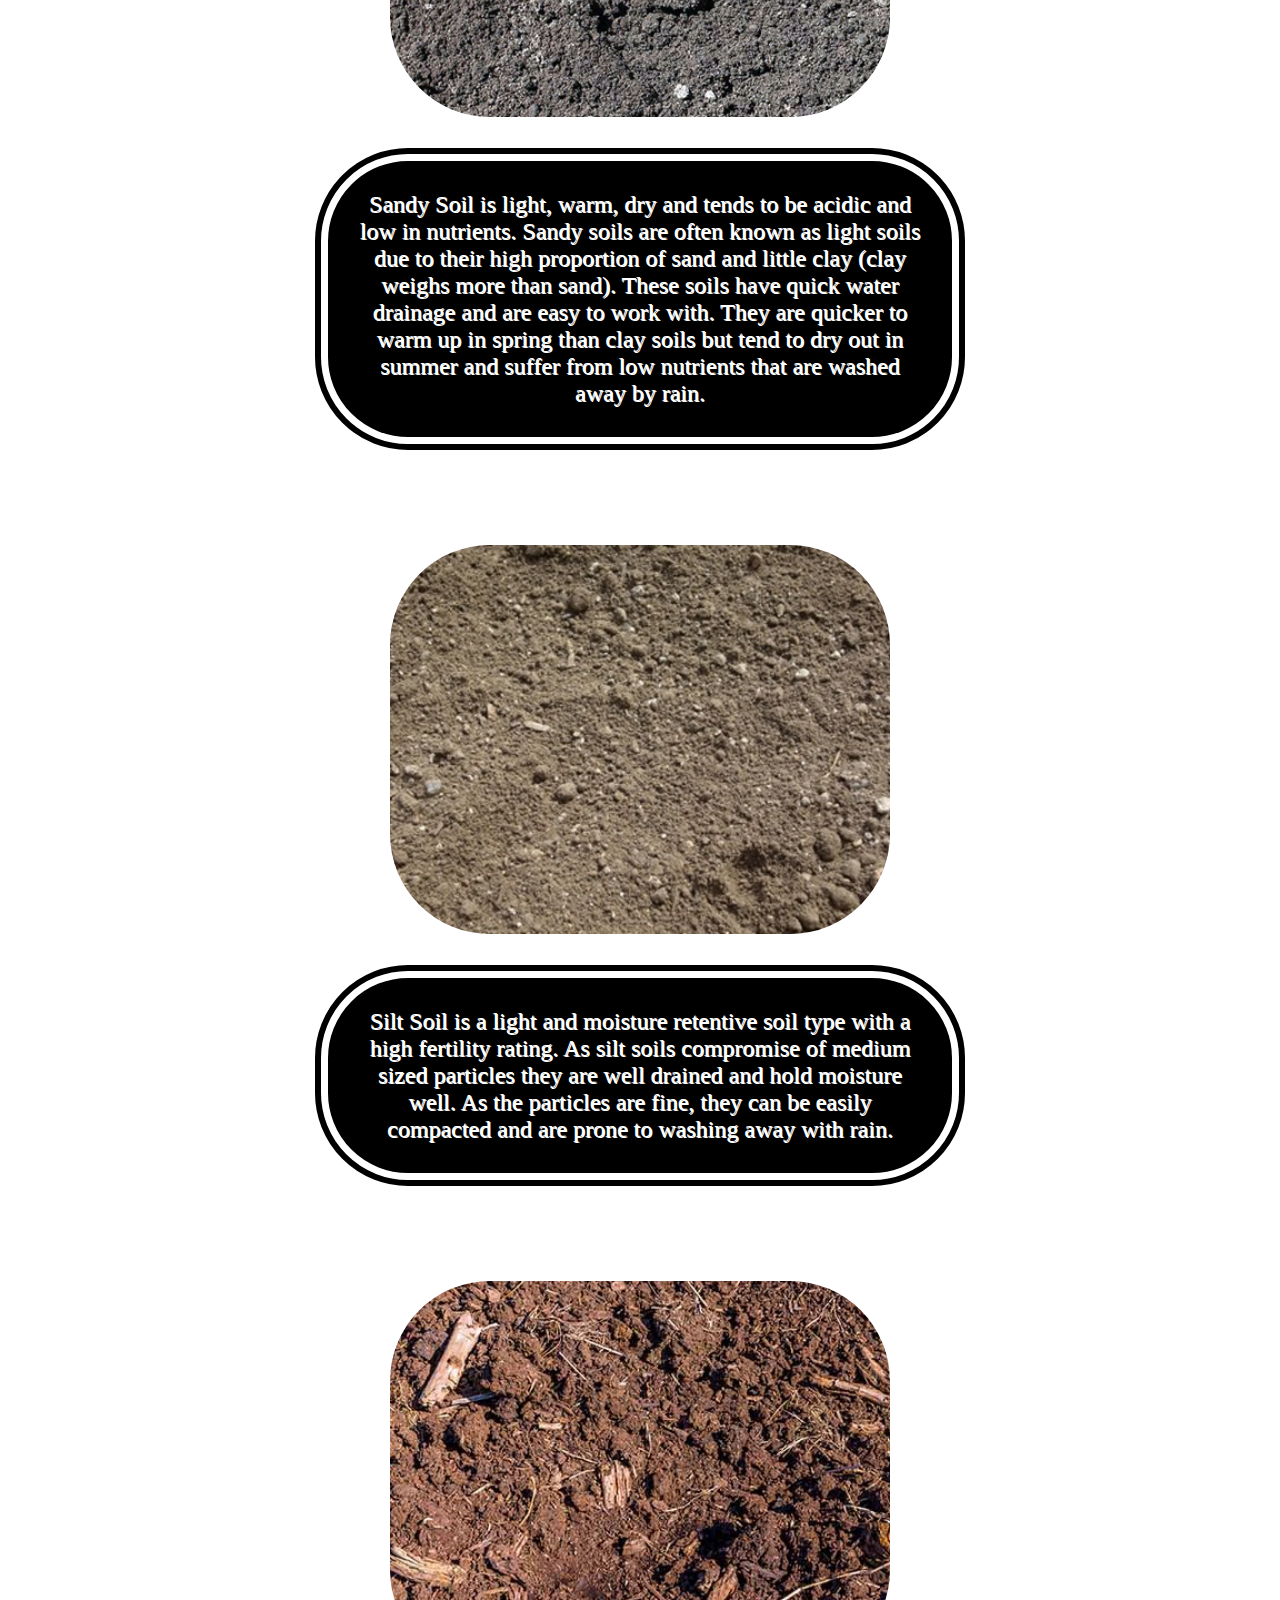
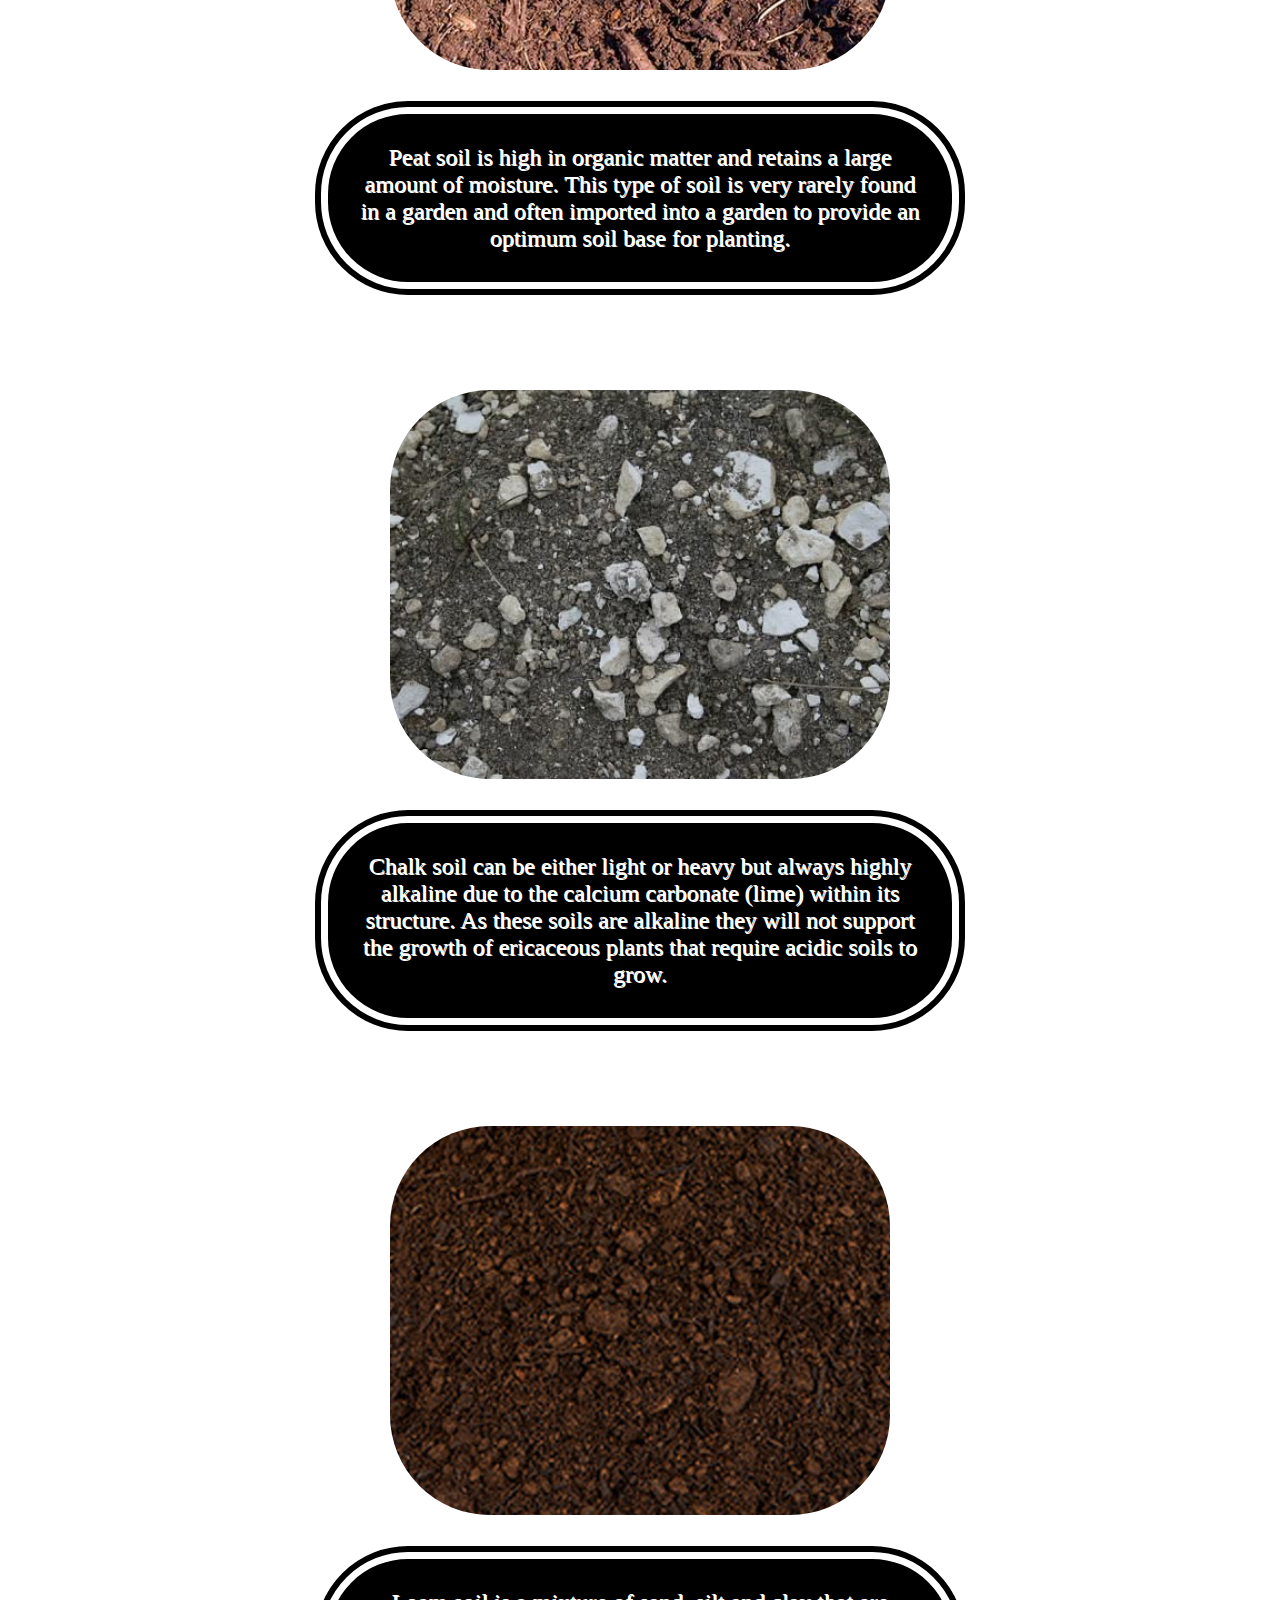
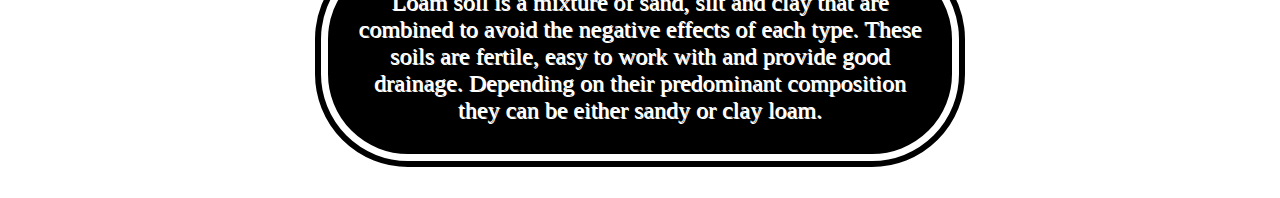
<file: soil types.html>
<html>
    <head>
        <title>
            soil erosion
        </title>
    </head>
    <style>
        img{
        border-radius: 100px;
    }
    body
    {   
        font-size: 24;
        padding-top: 30px;
        background-image: url(earth-1756274_1920.jpg);
        background-position: center;
        background-attachment: fixed;
        padding-left: 300px;
        padding-right: 300px;
        border-radius: 100px;
    }
    p
    {
    padding-left: 30px ;
    padding-top: 30px;
    padding-right: 30px;
    padding-bottom: 30px ;
    text-shadow: 1px 1px white;
    border-style: double;
    border-color: white;
    border-width: 20px;
    background-color: black;
    border-radius: 100px;
    }
        </style>
    <body>
        
        <center>
            <font color="white">
        
        <h1>Soil Types </h1>
        <p>Soil is a natural resource that can be categorised into different soil types, each with distinct characteristics that 
        provide growing benefits and limitations. Identifying the type of soil you require for a project is paramount to support the healthy growth of plant life.</p>
<hr>
<h2>Types Of Soil</h2>

<hr><hr>


<h3>Clay SOil</h3>
        
        <img src="clay soil.jpg" width="500">
       
        
       
        
        <p>
            Clay Soil is a heavy soil type that benefits from high nutrients. Clay soils remain wet and cold in winter and dry out in summer.
            These soils are made of over 25 percent clay, and because of the spaces found between clay particles, clay soils hold a high 
            amount of water.

              </p>


              <h3>Sandy SOil</h3>
        
        <img src="sandy soil.jpg" width="500">
       
        
       
        
        <p>
            Sandy Soil is light, warm, dry and tends to be acidic and low in nutrients. Sandy soils are often known as light soils due 
            to their high proportion of sand and little clay (clay weighs more than sand). These soils have quick water drainage and are
             easy to work with. They are quicker to warm up in spring than clay soils but tend to dry out in summer and suffer from low
              nutrients that are washed away by rain.
              </p>
        
              <h3>Silt SOil</h3>
        
              <img src="silt soil.jpg" width="500">
             
              
             
              
              <p>
                Silt Soil is a light and moisture retentive soil type with a high fertility rating.
                As silt soils compromise of medium sized particles they are well drained and hold moisture well.
                As the particles are fine, they can be easily compacted and are prone to washing away with rain.
                    </p>
              
                    <h3>Peat Soil</h3>
        
                    <img src="peat soil.jpg" width="500">
                   
                    
                   
                    
                    <p>
                        Peat soil is high in organic matter and retains a large amount of moisture. This type of soil is very rarely
                         found in a garden and often imported into a garden to provide an optimum soil base for planting.
                       </p>
                    

                          <h3>Chalk SOil</h3>
        
                    <img src="chalk soil.jpg" width="500">
                   
                    
                   
                    
                    <p>
                        Chalk soil can be either light or heavy but always highly alkaline due to the calcium carbonate (lime) within its 
                        structure. As these soils are alkaline they will not support the growth of ericaceous plants that require acidic
                         soils to grow.
                          </p>


                          <h3>Loam SOil</h3>
                          <img src="loam soil.jpg" width="500">
                    <p>Loam soil is a mixture of sand, silt and clay that are combined to avoid the negative effects of each type. These soils 
                        are fertile, easy to work with and provide good drainage. Depending on their predominant composition they can be either
                         sandy or clay loam.
                          </p>


                          

        </center>
        </font>
        </body>
</html>
</file>
<file: style.css>
@import url('https://fonts.googleapis.com/css2?family=Poppins:wght@400;700&display=swap');
:root{
	--primary-color: #c45631;
	--secondary-color: #feffff;
	--font: 'Poppins', sans-serif;
}
*{
	padding: 0;
	margin: 0;
	box-sizing: border-box;
}
.btn{
	padding: .6rem .8rem;
	text-transform: uppercase;
	font-family: var(--font);
	background: var(--primary-color);
	color: white;
	font-size: 16px;
	text-decoration: none;
	outline: none;
	border: 2px solid var(--primary-color);
	transition: .3s;
	cursor: pointer;
}
.btn:hover{
	background: transparent;
}
body{
	background: #c45631;
	font-family: var(--font);
}

nav{
	position: fixed;
	width: 100vw;
	height: 60px;
	border-top: .5rem solid var(--primary-color);
	display: flex;
	justify-content: space-between;
	align-items: center;
	z-index: 999999;
}

.logo{
	display: flex;
	justify-content: center;
	align-items: center;
	height: 55px;
	width: 15%;
	font-weight: 700;
	background: var(--primary-color);
}

.logo::before{
	content: "Land ";
	color:#c45631;
}
.logo::after{
	content: "Resources";
	color:white;
}

ul{
	display: flex;
	align-items: center;
	height: 60px;
}

ul a{
	text-decoration: none;
	color: white;
	margin: 0 2rem;
	text-transform: uppercase;
	font-family: var(--font);
	font-weight: 700;
	font-size: 16px;
}
ul li{
	list-style: none;
}
ul a:hover{
	color: var(--primary-color);
}

.banner{
	background: url("land\ pic.jpg");
	background-size: cover;
	background-position: center;
	background-repeat: no-repeat;
	background-attachment: fixed;
	height: 85vh;
}

.intro{
	position: absolute;
	top: 30%;
	left: 10%;
	color: white;
}

.intro h2,p{
	display: block;
	width: 60%;
}

.intro h2{
	text-transform: uppercase;
	letter-spacing: 2px;
	font-size: 30px;
}
.intro .btn{
	margin-top: 2rem;
}

.row{
	display: flex;
	justify-content: center;
}
.card{
	width: 33.3%;
	height: 250px;
	display:flex;
	justify-content: center;
	flex-direction: column;
	align-items: center;
}
.card h2{
	text-transform: uppercase;
}
</file>
